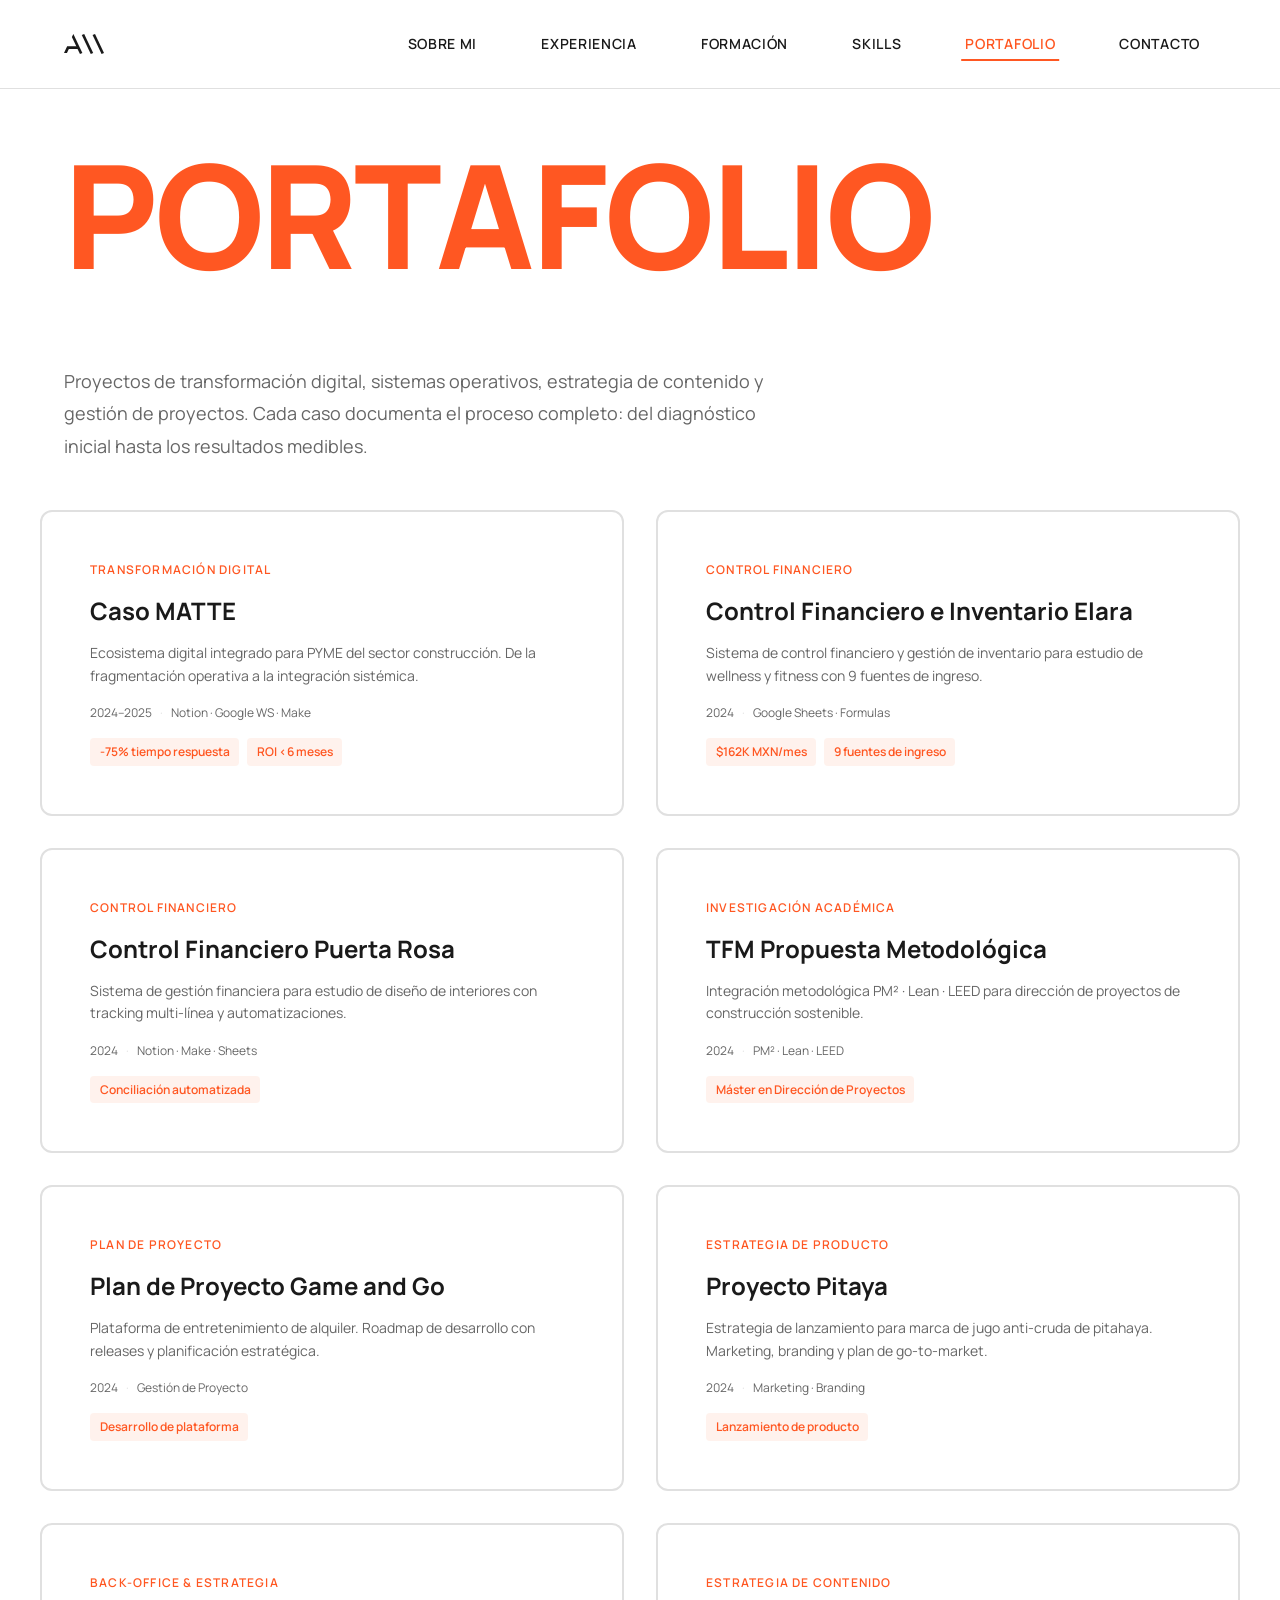
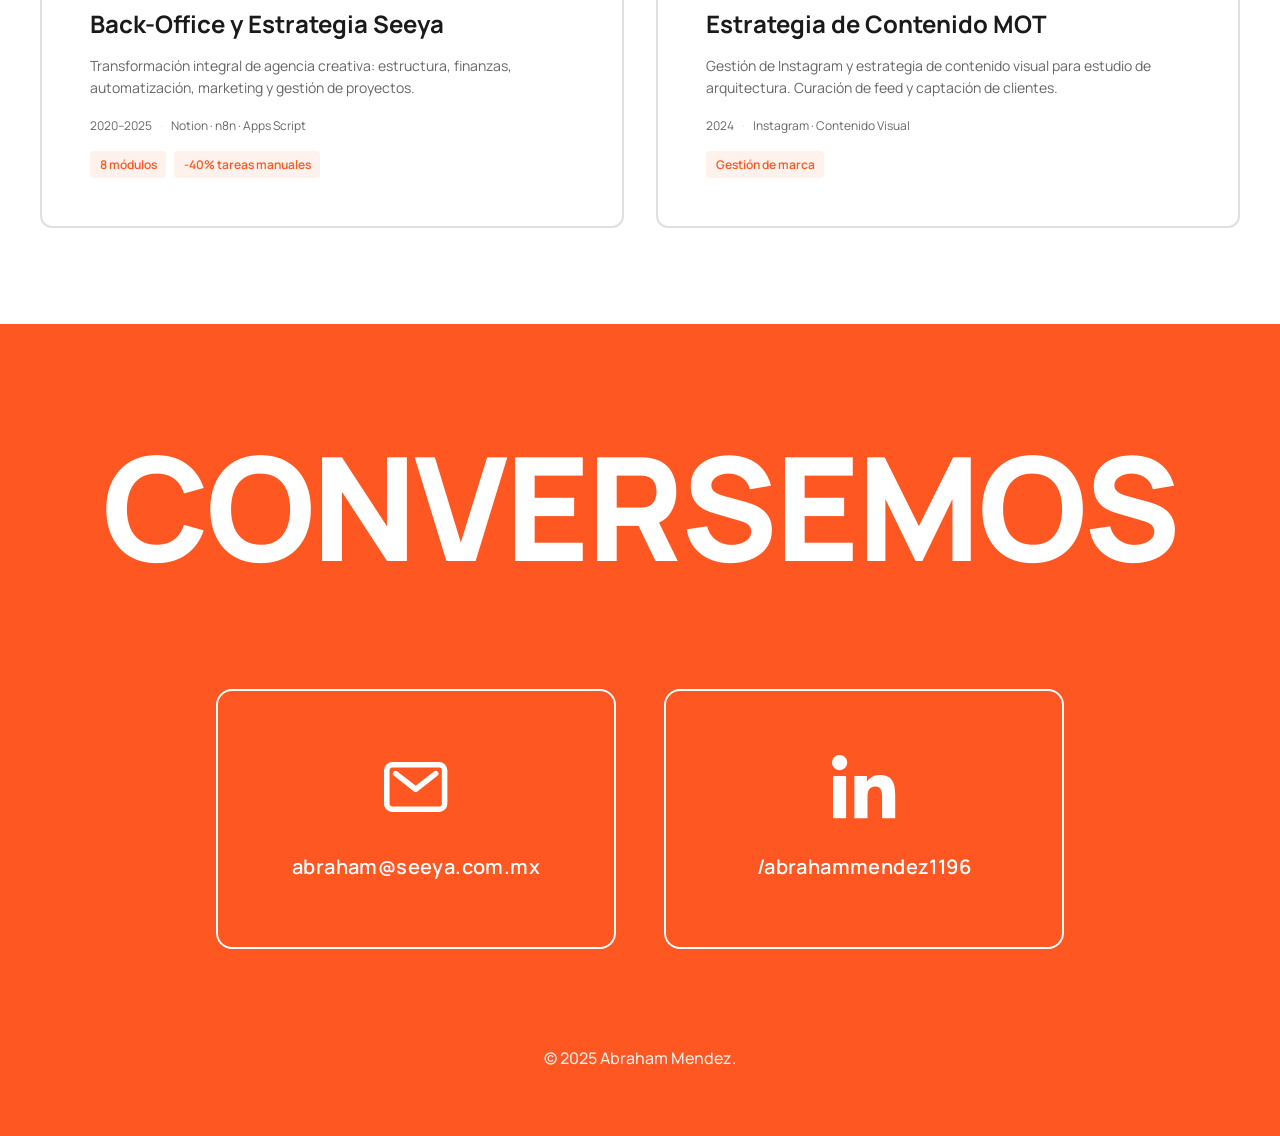
<file: portafolio.html>
<!DOCTYPE html>
<html lang="es">

<head>
    <meta charset="UTF-8">
    <meta name="viewport" content="width=device-width, initial-scale=1.0">
    <meta name="description"
        content="Abraham Mendez - Portafolio de proyectos de transformación digital, gestión estratégica e innovación">
    <title>Portafolio | Abraham Mendez</title>

    <!-- Google Fonts -->
    <link rel="preconnect" href="https://fonts.googleapis.com">
    <link rel="preconnect" href="https://fonts.gstatic.com" crossorigin>
    <link href="https://fonts.googleapis.com/css2?family=Manrope:wght@300;400;500;600;700;800&display=swap"
        rel="stylesheet">

    <!-- Styles -->
    <link rel="stylesheet" href="./css/main.css">
</head>

<body>
    <!-- Header / Navigation -->
    <div class="nav-overlay"></div>
    <header class="header">
        <nav class="nav">

            <a href="./index.html" class="logo" aria-label="Home">
                <svg class="logo-icon" width="40" height="40" viewBox="0 0 93 47" fill="none">
                    <path d="M42.7338 44.4025L37.1078 47L18.2879 7.05088L21.8213 0.0175514L42.7338 44.4025Z"
                        fill="currentColor" />
                    <path d="M46.9455 0.00286987L41.3203 2.59875L62.2406 47.0002L67.8658 44.4043L46.9455 0.00286987Z"
                        fill="currentColor" />
                    <path d="M72.0826 0.00193908L66.4573 2.59782L87.3776 46.9992L93.0028 44.4034L72.0826 0.00193908Z"
                        fill="currentColor" />
                    <path d="M33.4369 28.866V35.0087H11.2786L6.84964 44.4025H0L7.32402 28.866H33.4369Z"
                        fill="currentColor" />
                </svg>
            </a>

            <button class="hamburger" aria-label="Toggle menu" aria-expanded="false">
                <span class="hamburger-line"></span>
                <span class="hamburger-line"></span>
                <span class="hamburger-line"></span>
            </button>

            <ul class="nav-menu">
                <li><a href="./index.html#sobre-mi">SOBRE MI</a></li>
                <li><a href="./index.html#experiencia">EXPERIENCIA</a></li>
                <li><a href="./index.html#formacion">FORMACIÓN</a></li>
                <li><a href="./index.html#skills">SKILLS</a></li>
                <li><a href="./portafolio.html" class="active">PORTAFOLIO</a></li>
                <li><a href="./index.html#contacto">CONTACTO</a></li>
            </ul>
        </nav>
    </header>

    <main>
        <div class="custom-cursor"></div>

        <!-- Portfolio Header -->
        <section class="portfolio-header">
            <h1 class="section-title">PORTAFOLIO</h1>
            <p class="portfolio-intro">Proyectos de transformación digital, sistemas operativos, estrategia de
                contenido y gestión de proyectos. Cada caso documenta el proceso completo: del diagnóstico inicial
                hasta los resultados medibles.</p>
        </section>

        <!-- Portfolio Grid -->
        <section class="portfolio-grid-section">
            <div class="portfolio-grid">

                <a href="./proyectos/caso-matte.html" class="portfolio-card scroll-reveal">
                    <div class="portfolio-card-tag">Transformación Digital</div>
                    <h3 class="portfolio-card-title">Caso MATTE</h3>
                    <p class="portfolio-card-description">Ecosistema digital integrado para PYME del sector
                        construcción. De la fragmentación operativa a la integración sistémica.</p>
                    <div class="portfolio-card-meta">
                        <span class="meta-item">2024–2025</span>
                        <span class="meta-separator">·</span>
                        <span class="meta-item">Notion · Google WS · Make</span>
                    </div>
                    <div class="portfolio-card-kpi">
                        <span class="kpi-tag">-75% tiempo respuesta</span>
                        <span class="kpi-tag">ROI &lt;6 meses</span>
                    </div>
                </a>

                <a href="./proyectos/control-financiero-elara.html" class="portfolio-card scroll-reveal">
                    <div class="portfolio-card-tag">Control Financiero</div>
                    <h3 class="portfolio-card-title">Control Financiero e Inventario Elara</h3>
                    <p class="portfolio-card-description">Sistema de control financiero y gestión de inventario para
                        estudio de wellness y fitness con 9 fuentes de ingreso.</p>
                    <div class="portfolio-card-meta">
                        <span class="meta-item">2024</span>
                        <span class="meta-separator">·</span>
                        <span class="meta-item">Google Sheets · Formulas</span>
                    </div>
                    <div class="portfolio-card-kpi">
                        <span class="kpi-tag">$162K MXN/mes</span>
                        <span class="kpi-tag">9 fuentes de ingreso</span>
                    </div>
                </a>

                <a href="./proyectos/control-financiero-puerta-rosa.html" class="portfolio-card scroll-reveal">
                    <div class="portfolio-card-tag">Control Financiero</div>
                    <h3 class="portfolio-card-title">Control Financiero Puerta Rosa</h3>
                    <p class="portfolio-card-description">Sistema de gestión financiera para estudio de diseño de
                        interiores con tracking multi-línea y automatizaciones.</p>
                    <div class="portfolio-card-meta">
                        <span class="meta-item">2024</span>
                        <span class="meta-separator">·</span>
                        <span class="meta-item">Notion · Make · Sheets</span>
                    </div>
                    <div class="portfolio-card-kpi">
                        <span class="kpi-tag">Conciliación automatizada</span>
                    </div>
                </a>

                <a href="./proyectos/tfm-propuesta-metodologica.html" class="portfolio-card scroll-reveal">
                    <div class="portfolio-card-tag">Investigación Académica</div>
                    <h3 class="portfolio-card-title">TFM Propuesta Metodológica</h3>
                    <p class="portfolio-card-description">Integración metodológica PM² · Lean · LEED para dirección
                        de proyectos de construcción sostenible.</p>
                    <div class="portfolio-card-meta">
                        <span class="meta-item">2024</span>
                        <span class="meta-separator">·</span>
                        <span class="meta-item">PM² · Lean · LEED</span>
                    </div>
                    <div class="portfolio-card-kpi">
                        <span class="kpi-tag">Máster en Dirección de Proyectos</span>
                    </div>
                </a>

                <a href="./proyectos/game-and-go.html" class="portfolio-card scroll-reveal">
                    <div class="portfolio-card-tag">Plan de Proyecto</div>
                    <h3 class="portfolio-card-title">Plan de Proyecto Game and Go</h3>
                    <p class="portfolio-card-description">Plataforma de entretenimiento de alquiler. Roadmap de
                        desarrollo con releases y planificación estratégica.</p>
                    <div class="portfolio-card-meta">
                        <span class="meta-item">2024</span>
                        <span class="meta-separator">·</span>
                        <span class="meta-item">Gestión de Proyecto</span>
                    </div>
                    <div class="portfolio-card-kpi">
                        <span class="kpi-tag">Desarrollo de plataforma</span>
                    </div>
                </a>

                <a href="./proyectos/proyecto-pitaya.html" class="portfolio-card scroll-reveal">
                    <div class="portfolio-card-tag">Estrategia de Producto</div>
                    <h3 class="portfolio-card-title">Proyecto Pitaya</h3>
                    <p class="portfolio-card-description">Estrategia de lanzamiento para marca de jugo anti-cruda de
                        pitahaya. Marketing, branding y plan de go-to-market.</p>
                    <div class="portfolio-card-meta">
                        <span class="meta-item">2024</span>
                        <span class="meta-separator">·</span>
                        <span class="meta-item">Marketing · Branding</span>
                    </div>
                    <div class="portfolio-card-kpi">
                        <span class="kpi-tag">Lanzamiento de producto</span>
                    </div>
                </a>

                <a href="./proyectos/backoffice-seeya.html" class="portfolio-card scroll-reveal">
                    <div class="portfolio-card-tag">Back-Office & Estrategia</div>
                    <h3 class="portfolio-card-title">Back-Office y Estrategia Seeya</h3>
                    <p class="portfolio-card-description">Transformación integral de agencia creativa: estructura,
                        finanzas, automatización, marketing y gestión de proyectos.</p>
                    <div class="portfolio-card-meta">
                        <span class="meta-item">2020–2025</span>
                        <span class="meta-separator">·</span>
                        <span class="meta-item">Notion · n8n · Apps Script</span>
                    </div>
                    <div class="portfolio-card-kpi">
                        <span class="kpi-tag">8 módulos</span>
                        <span class="kpi-tag">-40% tareas manuales</span>
                    </div>
                </a>

                <a href="./proyectos/estrategia-mot.html" class="portfolio-card scroll-reveal">
                    <div class="portfolio-card-tag">Estrategia de Contenido</div>
                    <h3 class="portfolio-card-title">Estrategia de Contenido MOT</h3>
                    <p class="portfolio-card-description">Gestión de Instagram y estrategia de contenido visual para
                        estudio de arquitectura. Curación de feed y captación de clientes.</p>
                    <div class="portfolio-card-meta">
                        <span class="meta-item">2024</span>
                        <span class="meta-separator">·</span>
                        <span class="meta-item">Instagram · Contenido Visual</span>
                    </div>
                    <div class="portfolio-card-kpi">
                        <span class="kpi-tag">Gestión de marca</span>
                    </div>
                </a>

            </div>
        </section>
    </main>

    <!-- Footer / Contact Section -->
    <footer class="footer" id="contacto">
        <div class="contact-content">
            <h2 class="contact-title">CONVERSEMOS</h2>

            <div class="contact-buttons">
                <a href="mailto:abraham@seeya.com.mx" class="contact-button">
                    <svg class="button-icon" width="78" height="61" viewBox="0 0 78 61" fill="none">
                        <path
                            d="M14.2268 14.2271L38.6155 33.1962L63.0043 14.2271M10.162 3.3877L67.0691 3.3877C70.8106 3.3877 73.8437 6.42081 73.8437 10.1623L73.8437 50.8103C73.8437 54.5518 70.8106 57.5849 67.0691 57.5849L10.162 57.5849C6.42044 57.5849 3.38733 54.5518 3.38733 50.8103L3.38733 10.1623C3.38733 6.42081 6.42044 3.3877 10.162 3.3877Z"
                            stroke="currentColor" stroke-width="6.77465" stroke-linecap="round"
                            stroke-linejoin="round" />
                    </svg>
                    <span class="button-text">abraham@seeya.com.mx</span>
                </a>

                <a href="https://www.linkedin.com/in/abrahamendez" class="contact-button" target="_blank"
                    rel="noopener noreferrer">
                    <svg class="button-icon" width="63" height="63" viewBox="0 0 63 63" fill="none">
                        <path
                            d="M62.2299 62.2291V39.4356C62.2299 28.2197 59.8179 19.6973 46.7528 19.6973C40.4413 19.6973 36.2605 23.1143 34.5319 26.3705H34.3711V20.7023H22.0296V62.2291H34.9339V41.6064C34.9339 36.1794 35.9389 30.9533 42.6122 30.9533C49.205 30.9533 49.2854 37.104 49.2854 41.928V62.1487H62.1897L62.2299 62.2291Z"
                            fill="currentColor" />
                        <path d="M1.00526 20.7041H13.9095V62.231H1.00526V20.7041Z" fill="currentColor" />
                        <path
                            d="M7.47724 0C3.33662 0 0 3.33662 0 7.47724C0 11.6179 3.33662 15.0349 7.47724 15.0349C11.6179 15.0349 14.9545 11.6179 14.9545 7.47724C14.9545 3.33662 11.5777 0 7.47724 0Z"
                            fill="currentColor" />
                    </svg>
                    <span class="button-text">/abrahammendez1196</span>
                </a>
            </div>

            <p class="copyright">&copy; 2025 Abraham Mendez.</p>
        </div>
    </footer>

    <!-- Scripts -->
    <script src="./script/script.js"></script>
</body>

</html>
</file>
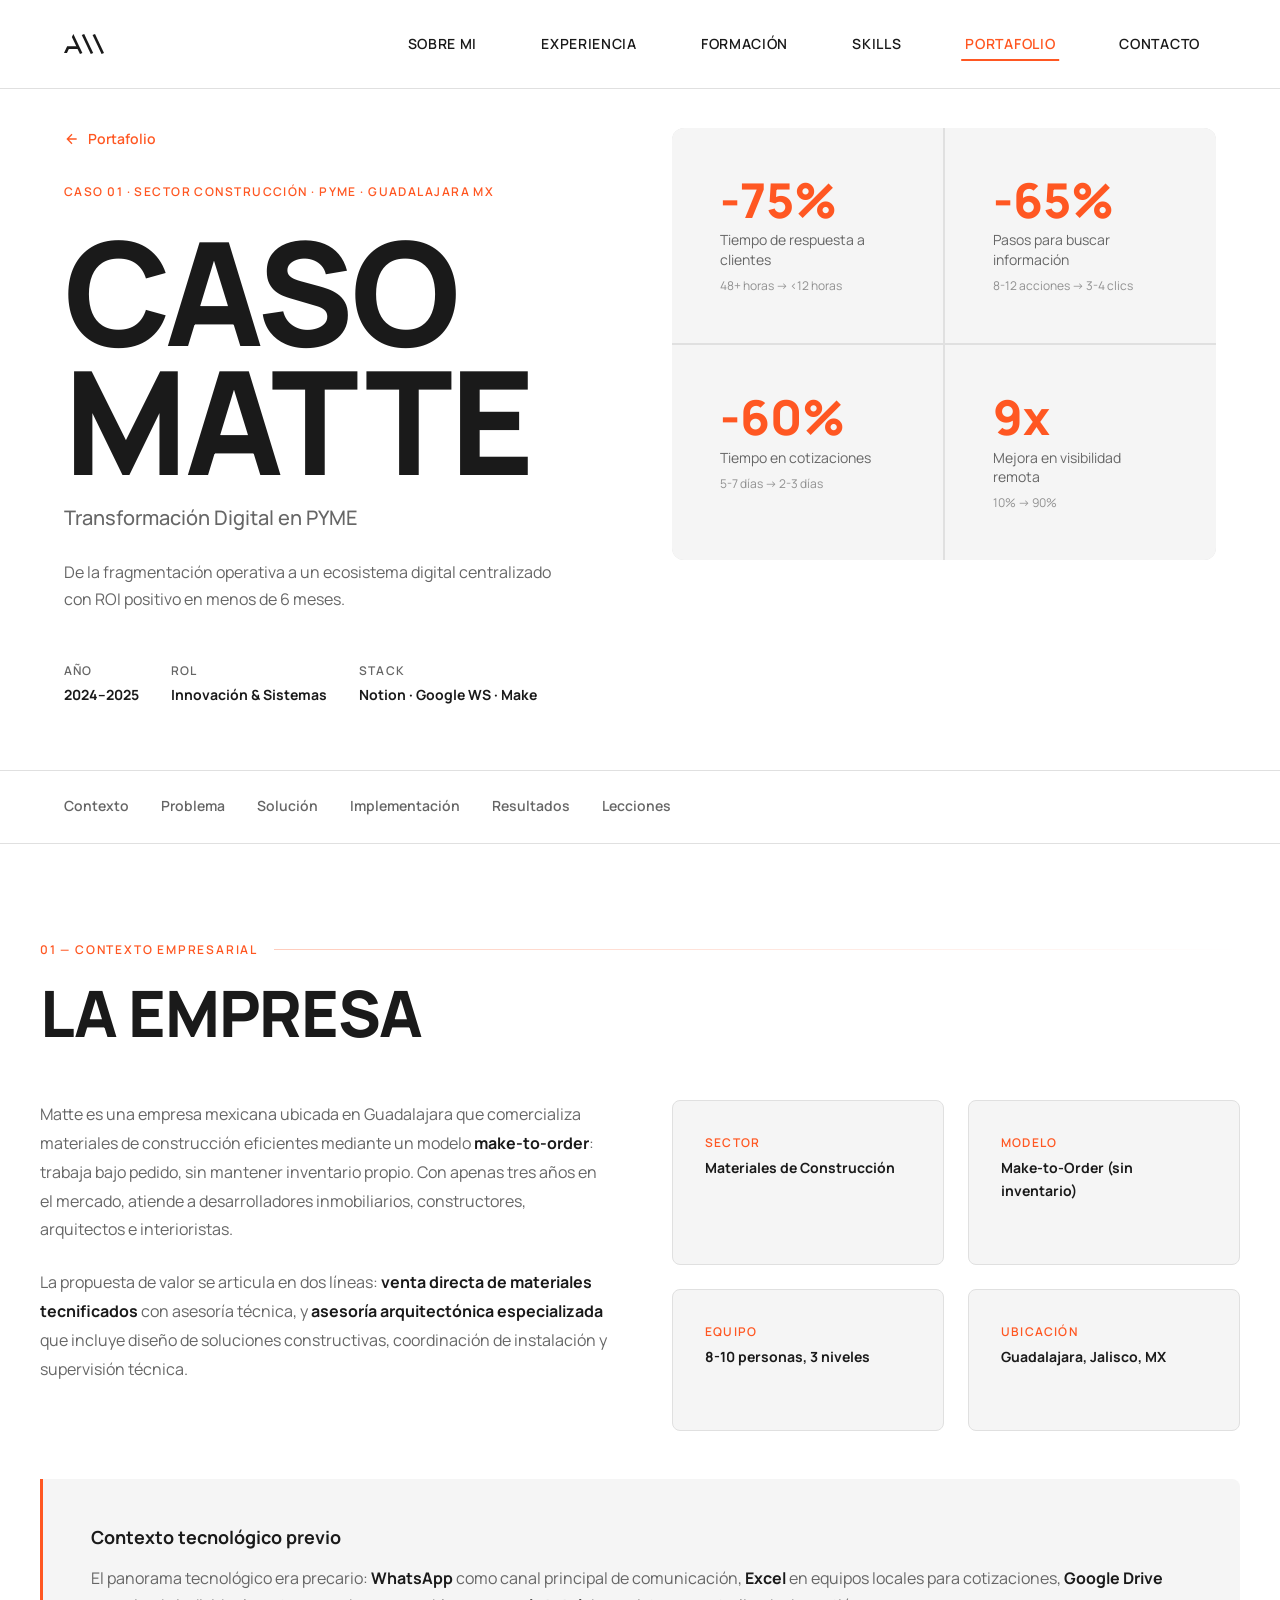
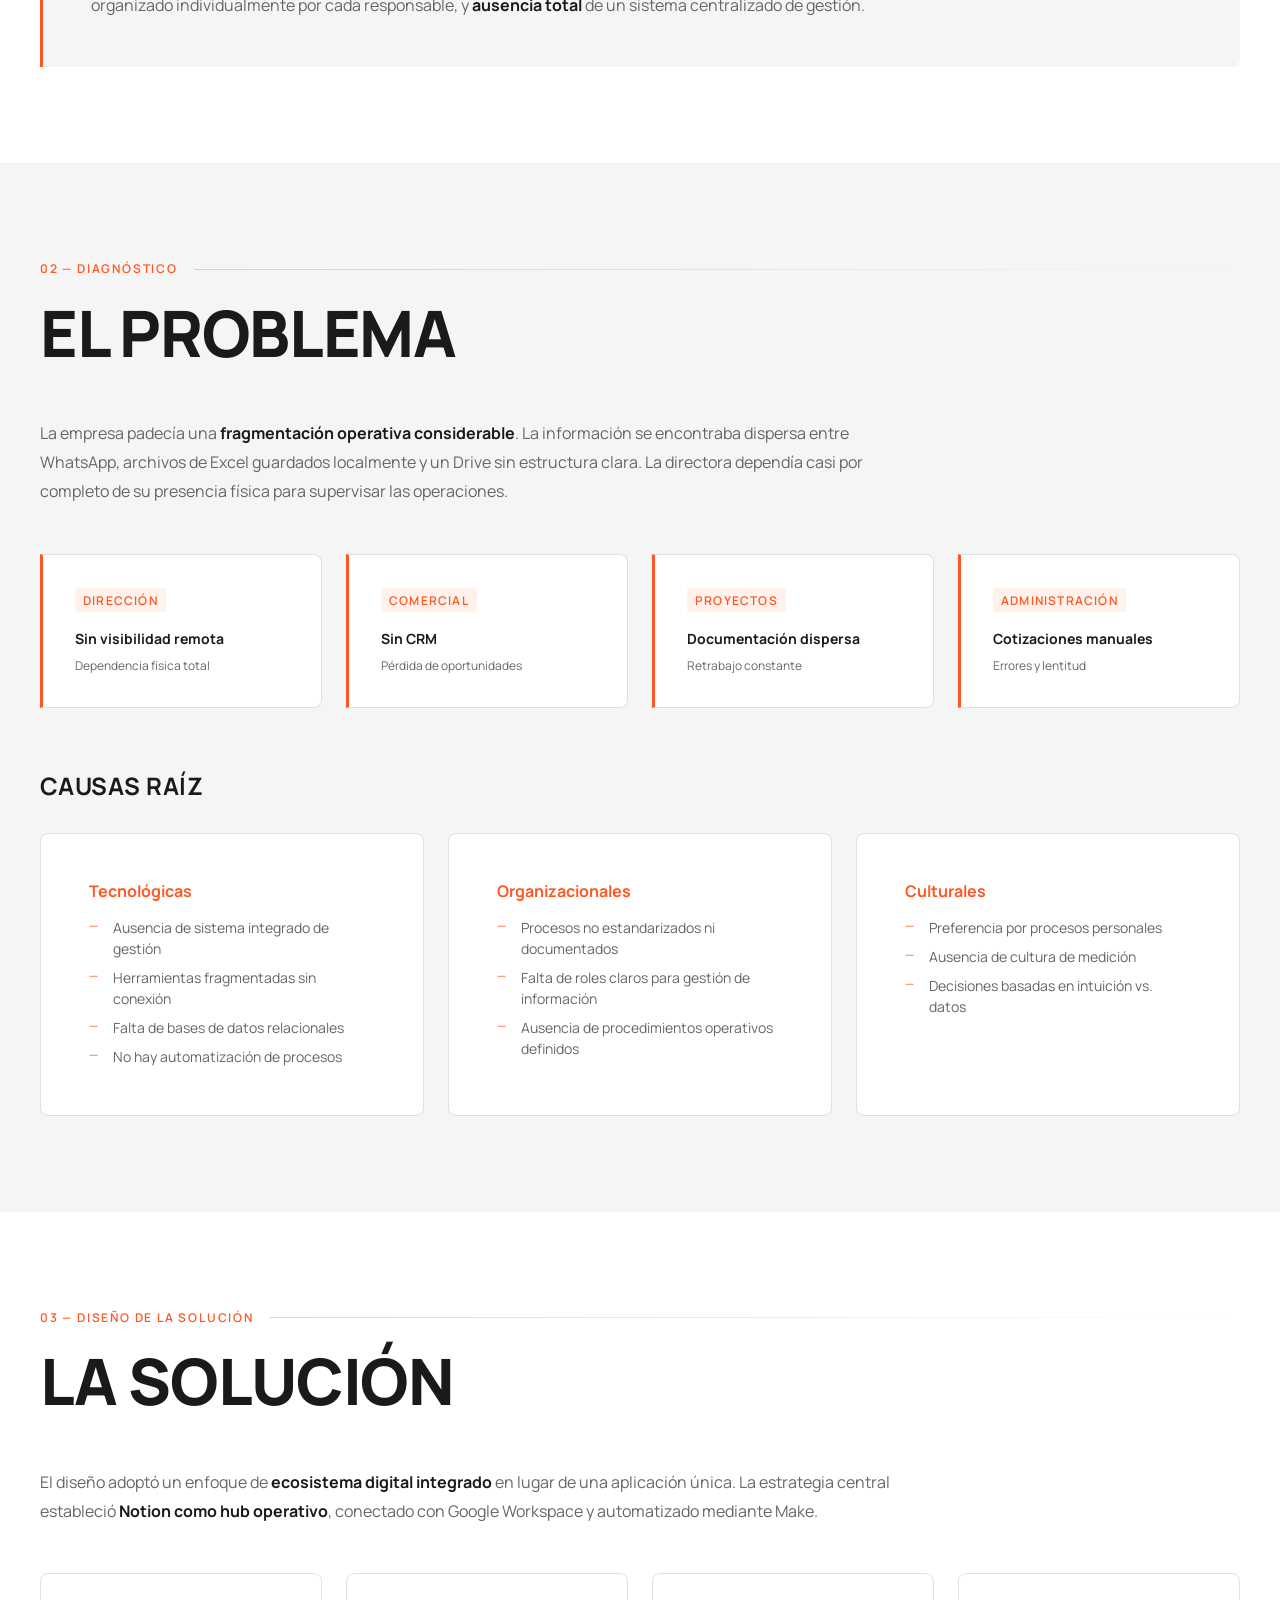
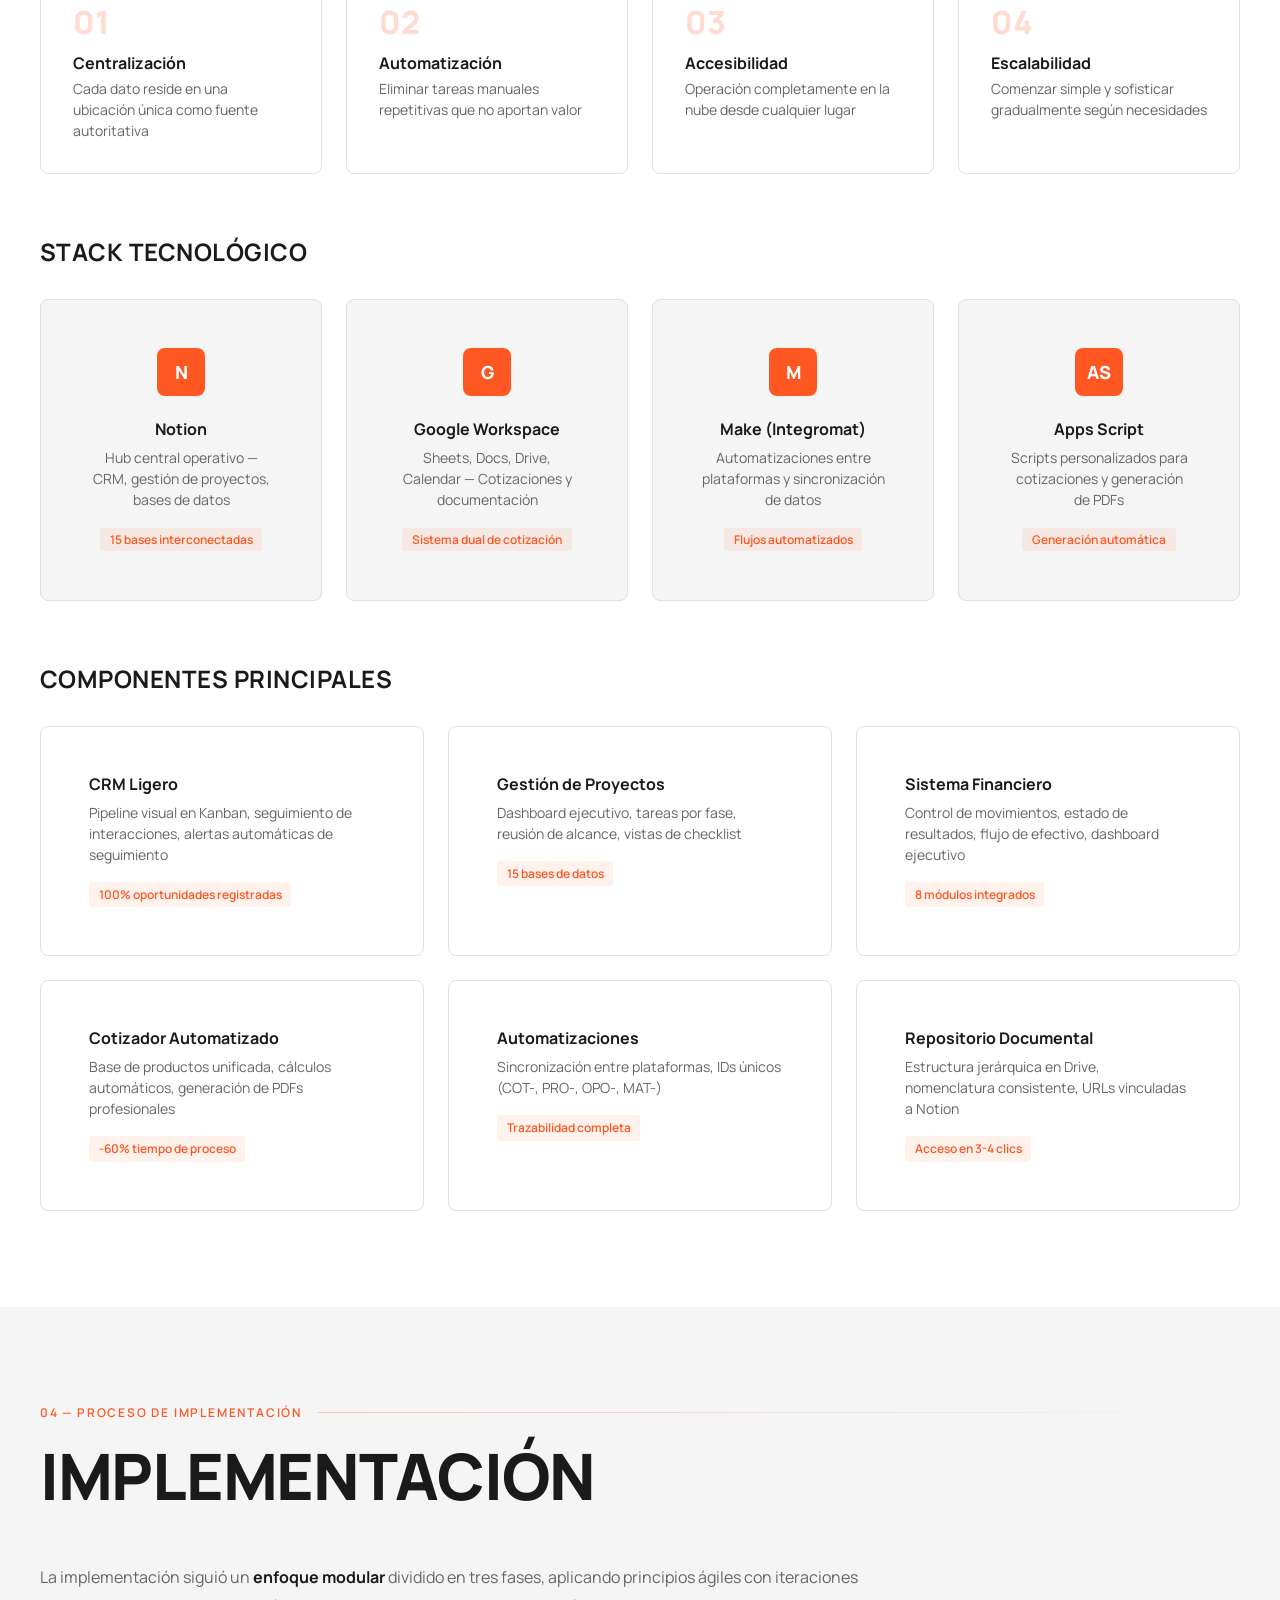
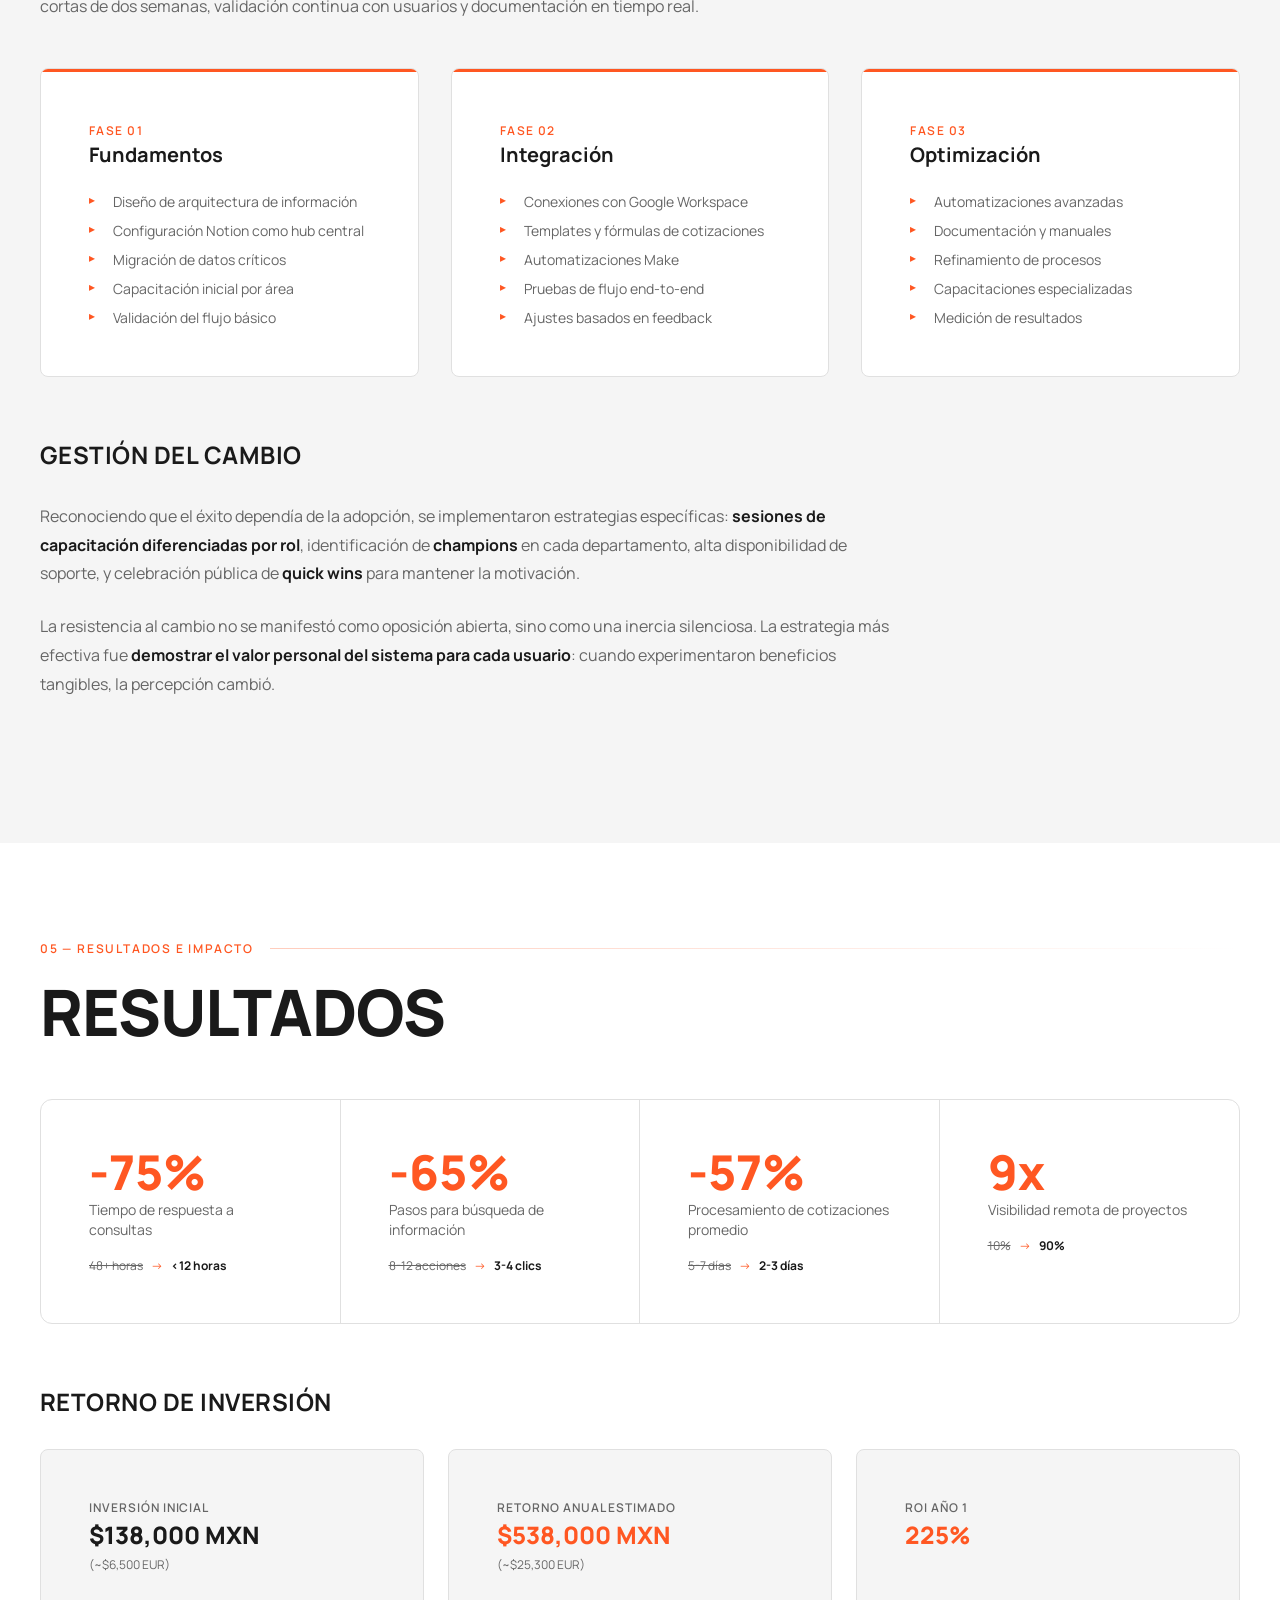
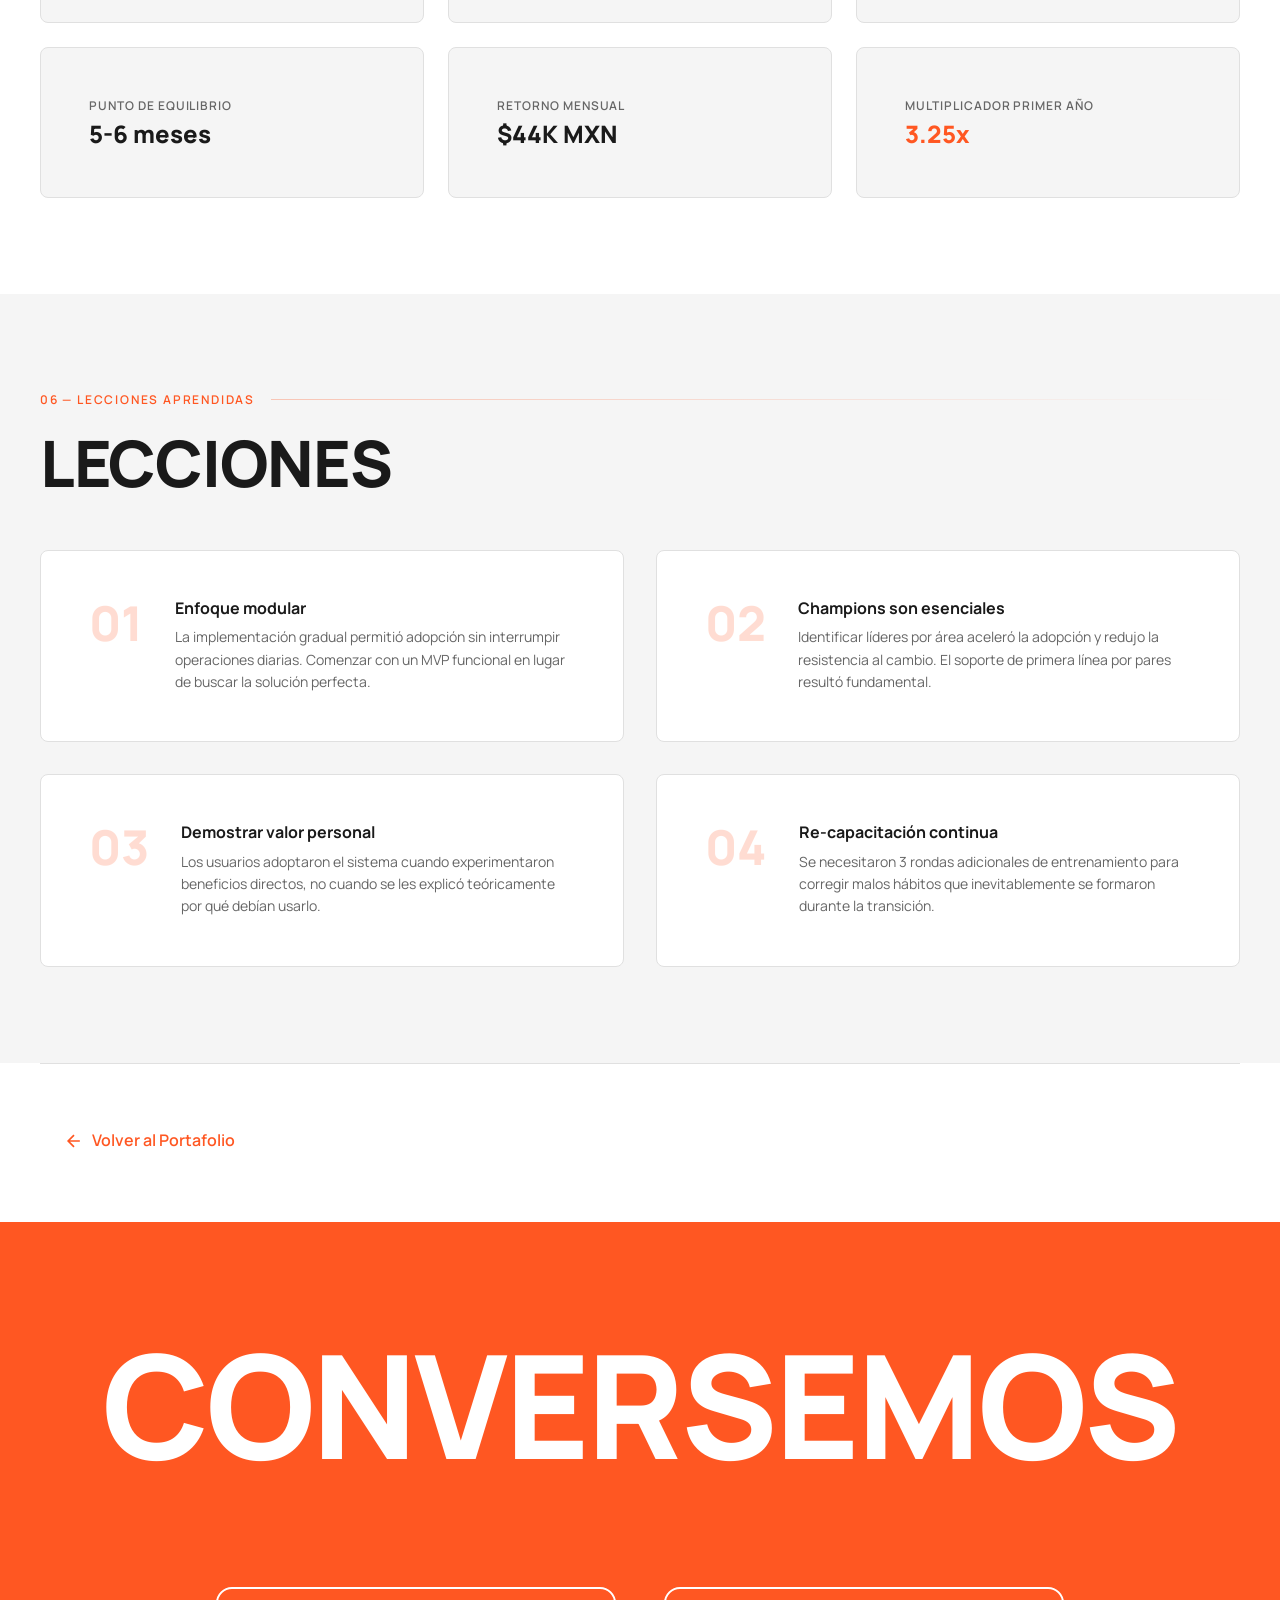
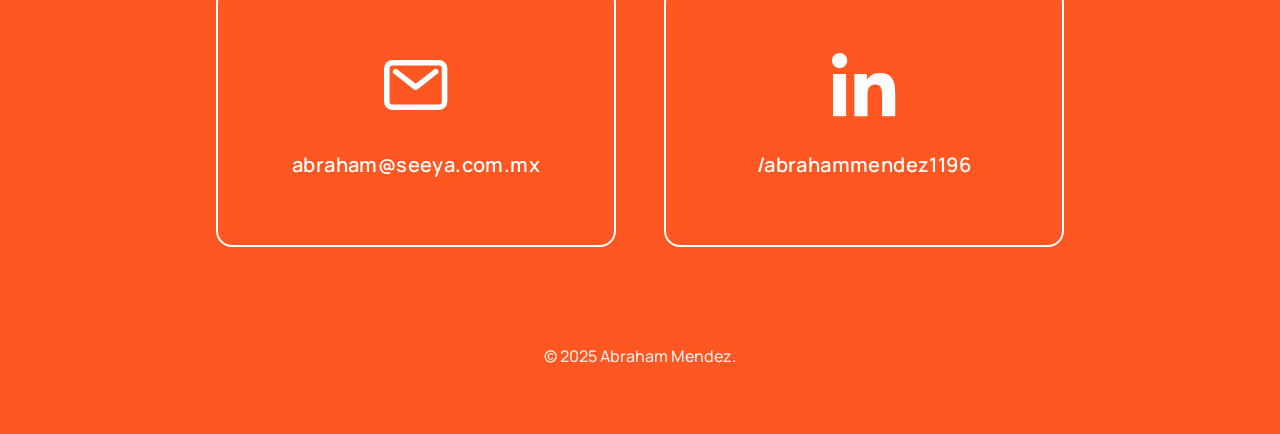
<file: proyectos/caso-matte.html>
<!DOCTYPE html>
<html lang="es">

<head>
    <meta charset="UTF-8">
    <meta name="viewport" content="width=device-width, initial-scale=1.0">
    <meta name="description"
        content="Caso MATTE — Transformación digital integral de una PYME del sector construcción">
    <title>Caso MATTE | Abraham Mendez</title>

    <!-- Google Fonts -->
    <link rel="preconnect" href="https://fonts.googleapis.com">
    <link rel="preconnect" href="https://fonts.gstatic.com" crossorigin>
    <link href="https://fonts.googleapis.com/css2?family=Manrope:wght@300;400;500;600;700;800&display=swap"
        rel="stylesheet">

    <!-- Styles -->
    <link rel="stylesheet" href="../css/main.css">
</head>

<body>
    <!-- Header / Navigation -->
    <div class="nav-overlay"></div>
    <header class="header">
        <nav class="nav">

            <a href="../index.html" class="logo" aria-label="Home">
                <svg class="logo-icon" width="40" height="40" viewBox="0 0 93 47" fill="none">
                    <path d="M42.7338 44.4025L37.1078 47L18.2879 7.05088L21.8213 0.0175514L42.7338 44.4025Z"
                        fill="currentColor" />
                    <path d="M46.9455 0.00286987L41.3203 2.59875L62.2406 47.0002L67.8658 44.4043L46.9455 0.00286987Z"
                        fill="currentColor" />
                    <path d="M72.0826 0.00193908L66.4573 2.59782L87.3776 46.9992L93.0028 44.4034L72.0826 0.00193908Z"
                        fill="currentColor" />
                    <path d="M33.4369 28.866V35.0087H11.2786L6.84964 44.4025H0L7.32402 28.866H33.4369Z"
                        fill="currentColor" />
                </svg>
            </a>

            <button class="hamburger" aria-label="Toggle menu" aria-expanded="false">
                <span class="hamburger-line"></span>
                <span class="hamburger-line"></span>
                <span class="hamburger-line"></span>
            </button>

            <ul class="nav-menu">
                <li><a href="../index.html#sobre-mi">SOBRE MI</a></li>
                <li><a href="../index.html#experiencia">EXPERIENCIA</a></li>
                <li><a href="../index.html#formacion">FORMACIÓN</a></li>
                <li><a href="../index.html#skills">SKILLS</a></li>
                <li><a href="../portafolio.html" class="active">PORTAFOLIO</a></li>
                <li><a href="../index.html#contacto">CONTACTO</a></li>
            </ul>
        </nav>
    </header>

    <main>
        <div class="custom-cursor"></div>

        <!-- Project Hero -->
        <section class="project-hero">
            <div class="project-hero-content">
                <a href="../portafolio.html" class="project-breadcrumb">
                    <svg width="16" height="16" viewBox="0 0 24 24" fill="none" stroke="currentColor" stroke-width="2">
                        <path d="M19 12H5M12 19l-7-7 7-7" />
                    </svg>
                    Portafolio
                </a>
                <div class="project-hero-eyebrow">Caso 01 · Sector Construcción · PYME · Guadalajara MX</div>
                <h1 class="project-hero-title">CASO MATTE</h1>
                <p class="project-hero-subtitle">Transformación Digital en PYME</p>
                <p class="project-hero-description">De la fragmentación operativa a un ecosistema digital
                    centralizado con ROI positivo en menos de 6 meses.</p>
                <div class="project-hero-meta">
                    <div class="meta-block">
                        <span class="meta-label">Año</span>
                        <span class="meta-value">2024–2025</span>
                    </div>
                    <div class="meta-block">
                        <span class="meta-label">Rol</span>
                        <span class="meta-value">Innovación & Sistemas</span>
                    </div>
                    <div class="meta-block">
                        <span class="meta-label">Stack</span>
                        <span class="meta-value">Notion · Google WS · Make</span>
                    </div>
                </div>
            </div>

            <div class="project-hero-kpis">
                <div class="hero-kpi-item">
                    <span class="hero-kpi-value">-75%</span>
                    <span class="hero-kpi-label">Tiempo de respuesta a clientes</span>
                    <span class="hero-kpi-before">48+ horas &rarr; &lt;12 horas</span>
                </div>
                <div class="hero-kpi-item">
                    <span class="hero-kpi-value">-65%</span>
                    <span class="hero-kpi-label">Pasos para buscar información</span>
                    <span class="hero-kpi-before">8-12 acciones &rarr; 3-4 clics</span>
                </div>
                <div class="hero-kpi-item">
                    <span class="hero-kpi-value">-60%</span>
                    <span class="hero-kpi-label">Tiempo en cotizaciones</span>
                    <span class="hero-kpi-before">5-7 días &rarr; 2-3 días</span>
                </div>
                <div class="hero-kpi-item">
                    <span class="hero-kpi-value">9x</span>
                    <span class="hero-kpi-label">Mejora en visibilidad remota</span>
                    <span class="hero-kpi-before">10% &rarr; 90%</span>
                </div>
            </div>
        </section>

        <!-- In-page Navigation -->
        <nav class="project-nav">
            <div class="project-nav-inner">
                <a href="#contexto">Contexto</a>
                <a href="#problema">Problema</a>
                <a href="#solucion">Solución</a>
                <a href="#implementacion">Implementación</a>
                <a href="#resultados">Resultados</a>
                <a href="#lecciones">Lecciones</a>
            </div>
        </nav>

        <!-- Contexto Section -->
        <section class="project-section" id="contexto">
            <div class="project-container">
                <div class="project-section-label">01 — Contexto Empresarial</div>
                <h2 class="project-section-title">La Empresa</h2>

                <div class="project-two-col">
                    <div class="project-text-block">
                        <p>Matte es una empresa mexicana ubicada en Guadalajara que comercializa materiales de
                            construcción eficientes mediante un modelo <strong>make-to-order</strong>: trabaja bajo
                            pedido, sin mantener inventario propio. Con apenas tres años en el mercado, atiende a
                            desarrolladores inmobiliarios, constructores, arquitectos e interioristas.</p>
                        <p>La propuesta de valor se articula en dos líneas: <strong>venta directa de materiales
                                tecnificados</strong> con asesoría técnica, y <strong>asesoría arquitectónica
                                especializada</strong> que incluye diseño de soluciones constructivas, coordinación de
                            instalación y supervisión técnica.</p>
                    </div>
                    <div class="project-info-cards">
                        <div class="info-card">
                            <span class="info-card-label">Sector</span>
                            <span class="info-card-value">Materiales de Construcción</span>
                        </div>
                        <div class="info-card">
                            <span class="info-card-label">Modelo</span>
                            <span class="info-card-value">Make-to-Order (sin inventario)</span>
                        </div>
                        <div class="info-card">
                            <span class="info-card-label">Equipo</span>
                            <span class="info-card-value">8-10 personas, 3 niveles</span>
                        </div>
                        <div class="info-card">
                            <span class="info-card-label">Ubicación</span>
                            <span class="info-card-value">Guadalajara, Jalisco, MX</span>
                        </div>
                    </div>
                </div>

                <div class="project-context-tech">
                    <h3>Contexto tecnológico previo</h3>
                    <p>El panorama tecnológico era precario: <strong>WhatsApp</strong> como canal principal de
                        comunicación, <strong>Excel</strong> en equipos locales para cotizaciones,
                        <strong>Google Drive</strong> organizado individualmente por cada responsable, y
                        <strong>ausencia total</strong> de un sistema centralizado de gestión.
                    </p>
                </div>
            </div>
        </section>

        <!-- Problema Section -->
        <section class="project-section project-section--alt" id="problema">
            <div class="project-container">
                <div class="project-section-label">02 — Diagnóstico</div>
                <h2 class="project-section-title">El Problema</h2>

                <div class="project-text-block project-text-block--wide">
                    <p>La empresa padecía una <strong>fragmentación operativa considerable</strong>. La información se
                        encontraba dispersa entre WhatsApp, archivos de Excel guardados localmente y un Drive sin
                        estructura clara. La directora dependía casi por completo de su presencia física para supervisar
                        las operaciones.</p>
                </div>

                <!-- Problems Table -->
                <div class="project-problems-grid">
                    <div class="problem-card scroll-reveal">
                        <div class="problem-area">Dirección</div>
                        <div class="problem-issue">Sin visibilidad remota</div>
                        <div class="problem-consequence">Dependencia física total</div>
                    </div>
                    <div class="problem-card scroll-reveal">
                        <div class="problem-area">Comercial</div>
                        <div class="problem-issue">Sin CRM</div>
                        <div class="problem-consequence">Pérdida de oportunidades</div>
                    </div>
                    <div class="problem-card scroll-reveal">
                        <div class="problem-area">Proyectos</div>
                        <div class="problem-issue">Documentación dispersa</div>
                        <div class="problem-consequence">Retrabajo constante</div>
                    </div>
                    <div class="problem-card scroll-reveal">
                        <div class="problem-area">Administración</div>
                        <div class="problem-issue">Cotizaciones manuales</div>
                        <div class="problem-consequence">Errores y lentitud</div>
                    </div>
                </div>

                <!-- Root Causes -->
                <h3 class="project-subsection-title">Causas Raíz</h3>
                <div class="root-causes-grid">
                    <div class="root-cause-card scroll-reveal">
                        <h4>Tecnológicas</h4>
                        <ul>
                            <li>Ausencia de sistema integrado de gestión</li>
                            <li>Herramientas fragmentadas sin conexión</li>
                            <li>Falta de bases de datos relacionales</li>
                            <li>No hay automatización de procesos</li>
                        </ul>
                    </div>
                    <div class="root-cause-card scroll-reveal">
                        <h4>Organizacionales</h4>
                        <ul>
                            <li>Procesos no estandarizados ni documentados</li>
                            <li>Falta de roles claros para gestión de información</li>
                            <li>Ausencia de procedimientos operativos definidos</li>
                        </ul>
                    </div>
                    <div class="root-cause-card scroll-reveal">
                        <h4>Culturales</h4>
                        <ul>
                            <li>Preferencia por procesos personales</li>
                            <li>Ausencia de cultura de medición</li>
                            <li>Decisiones basadas en intuición vs. datos</li>
                        </ul>
                    </div>
                </div>
            </div>
        </section>

        <!-- Solución Section -->
        <section class="project-section" id="solucion">
            <div class="project-container">
                <div class="project-section-label">03 — Diseño de la Solución</div>
                <h2 class="project-section-title">La Solución</h2>

                <div class="project-text-block project-text-block--wide">
                    <p>El diseño adoptó un enfoque de <strong>ecosistema digital integrado</strong> en lugar de una
                        aplicación única. La estrategia central estableció <strong>Notion como hub operativo</strong>,
                        conectado con Google Workspace y automatizado mediante Make.</p>
                </div>

                <!-- Principles -->
                <div class="principles-grid">
                    <div class="principle-item scroll-reveal">
                        <span class="principle-number">01</span>
                        <h4>Centralización</h4>
                        <p>Cada dato reside en una ubicación única como fuente autoritativa</p>
                    </div>
                    <div class="principle-item scroll-reveal">
                        <span class="principle-number">02</span>
                        <h4>Automatización</h4>
                        <p>Eliminar tareas manuales repetitivas que no aportan valor</p>
                    </div>
                    <div class="principle-item scroll-reveal">
                        <span class="principle-number">03</span>
                        <h4>Accesibilidad</h4>
                        <p>Operación completamente en la nube desde cualquier lugar</p>
                    </div>
                    <div class="principle-item scroll-reveal">
                        <span class="principle-number">04</span>
                        <h4>Escalabilidad</h4>
                        <p>Comenzar simple y sofisticar gradualmente según necesidades</p>
                    </div>
                </div>

                <!-- Stack Tecnológico -->
                <h3 class="project-subsection-title">Stack Tecnológico</h3>
                <div class="stack-grid">
                    <div class="stack-card scroll-reveal">
                        <div class="stack-icon">N</div>
                        <h4>Notion</h4>
                        <p>Hub central operativo — CRM, gestión de proyectos, bases de datos</p>
                        <span class="stack-tag">15 bases interconectadas</span>
                    </div>
                    <div class="stack-card scroll-reveal">
                        <div class="stack-icon">G</div>
                        <h4>Google Workspace</h4>
                        <p>Sheets, Docs, Drive, Calendar — Cotizaciones y documentación</p>
                        <span class="stack-tag">Sistema dual de cotización</span>
                    </div>
                    <div class="stack-card scroll-reveal">
                        <div class="stack-icon">M</div>
                        <h4>Make (Integromat)</h4>
                        <p>Automatizaciones entre plataformas y sincronización de datos</p>
                        <span class="stack-tag">Flujos automatizados</span>
                    </div>
                    <div class="stack-card scroll-reveal">
                        <div class="stack-icon">AS</div>
                        <h4>Apps Script</h4>
                        <p>Scripts personalizados para cotizaciones y generación de PDFs</p>
                        <span class="stack-tag">Generación automática</span>
                    </div>
                </div>

                <!-- Components -->
                <h3 class="project-subsection-title">Componentes Principales</h3>
                <div class="components-grid">
                    <div class="component-card scroll-reveal">
                        <h4>CRM Ligero</h4>
                        <p>Pipeline visual en Kanban, seguimiento de interacciones, alertas automáticas de seguimiento
                        </p>
                        <span class="component-stat">100% oportunidades registradas</span>
                    </div>
                    <div class="component-card scroll-reveal">
                        <h4>Gestión de Proyectos</h4>
                        <p>Dashboard ejecutivo, tareas por fase, reusión de alcance, vistas de checklist</p>
                        <span class="component-stat">15 bases de datos</span>
                    </div>
                    <div class="component-card scroll-reveal">
                        <h4>Sistema Financiero</h4>
                        <p>Control de movimientos, estado de resultados, flujo de efectivo, dashboard ejecutivo</p>
                        <span class="component-stat">8 módulos integrados</span>
                    </div>
                    <div class="component-card scroll-reveal">
                        <h4>Cotizador Automatizado</h4>
                        <p>Base de productos unificada, cálculos automáticos, generación de PDFs profesionales</p>
                        <span class="component-stat">-60% tiempo de proceso</span>
                    </div>
                    <div class="component-card scroll-reveal">
                        <h4>Automatizaciones</h4>
                        <p>Sincronización entre plataformas, IDs únicos (COT-, PRO-, OPO-, MAT-)</p>
                        <span class="component-stat">Trazabilidad completa</span>
                    </div>
                    <div class="component-card scroll-reveal">
                        <h4>Repositorio Documental</h4>
                        <p>Estructura jerárquica en Drive, nomenclatura consistente, URLs vinculadas a Notion</p>
                        <span class="component-stat">Acceso en 3-4 clics</span>
                    </div>
                </div>
            </div>
        </section>

        <!-- Implementación Section -->
        <section class="project-section project-section--alt" id="implementacion">
            <div class="project-container">
                <div class="project-section-label">04 — Proceso de Implementación</div>
                <h2 class="project-section-title">Implementación</h2>

                <div class="project-text-block project-text-block--wide">
                    <p>La implementación siguió un <strong>enfoque modular</strong> dividido en tres fases, aplicando
                        principios ágiles con iteraciones cortas de dos semanas, validación continua con usuarios y
                        documentación en tiempo real.</p>
                </div>

                <!-- Phases -->
                <div class="phases-grid">
                    <div class="phase-card scroll-reveal">
                        <span class="phase-label">Fase 01</span>
                        <h4 class="phase-title">Fundamentos</h4>
                        <ul class="phase-items">
                            <li>Diseño de arquitectura de información</li>
                            <li>Configuración Notion como hub central</li>
                            <li>Migración de datos críticos</li>
                            <li>Capacitación inicial por área</li>
                            <li>Validación del flujo básico</li>
                        </ul>
                    </div>
                    <div class="phase-card scroll-reveal">
                        <span class="phase-label">Fase 02</span>
                        <h4 class="phase-title">Integración</h4>
                        <ul class="phase-items">
                            <li>Conexiones con Google Workspace</li>
                            <li>Templates y fórmulas de cotizaciones</li>
                            <li>Automatizaciones Make</li>
                            <li>Pruebas de flujo end-to-end</li>
                            <li>Ajustes basados en feedback</li>
                        </ul>
                    </div>
                    <div class="phase-card scroll-reveal">
                        <span class="phase-label">Fase 03</span>
                        <h4 class="phase-title">Optimización</h4>
                        <ul class="phase-items">
                            <li>Automatizaciones avanzadas</li>
                            <li>Documentación y manuales</li>
                            <li>Refinamiento de procesos</li>
                            <li>Capacitaciones especializadas</li>
                            <li>Medición de resultados</li>
                        </ul>
                    </div>
                </div>

                <!-- Change Management -->
                <h3 class="project-subsection-title">Gestión del Cambio</h3>
                <div class="project-text-block project-text-block--wide">
                    <p>Reconociendo que el éxito dependía de la adopción, se implementaron estrategias específicas:
                        <strong>sesiones de capacitación diferenciadas por rol</strong>, identificación de
                        <strong>champions</strong> en cada departamento, alta disponibilidad de soporte, y celebración
                        pública de <strong>quick wins</strong> para mantener la motivación.
                    </p>
                    <p>La resistencia al cambio no se manifestó como oposición abierta, sino como una inercia
                        silenciosa. La estrategia más efectiva fue <strong>demostrar el valor personal del sistema para
                            cada usuario</strong>: cuando experimentaron beneficios tangibles, la percepción cambió.
                    </p>
                </div>
            </div>
        </section>

        <!-- Resultados Section -->
        <section class="project-section" id="resultados">
            <div class="project-container">
                <div class="project-section-label">05 — Resultados e Impacto</div>
                <h2 class="project-section-title">Resultados</h2>

                <!-- Metrics Before/After -->
                <div class="results-metrics">
                    <div class="result-metric scroll-reveal">
                        <div class="result-metric-header">
                            <span class="result-change">-75%</span>
                            <span class="result-metric-name">Tiempo de respuesta a consultas</span>
                        </div>
                        <div class="result-comparison">
                            <span class="result-before">48+ horas</span>
                            <span class="result-arrow">&rarr;</span>
                            <span class="result-after">&lt;12 horas</span>
                        </div>
                    </div>
                    <div class="result-metric scroll-reveal">
                        <div class="result-metric-header">
                            <span class="result-change">-65%</span>
                            <span class="result-metric-name">Pasos para búsqueda de información</span>
                        </div>
                        <div class="result-comparison">
                            <span class="result-before">8-12 acciones</span>
                            <span class="result-arrow">&rarr;</span>
                            <span class="result-after">3-4 clics</span>
                        </div>
                    </div>
                    <div class="result-metric scroll-reveal">
                        <div class="result-metric-header">
                            <span class="result-change">-57%</span>
                            <span class="result-metric-name">Procesamiento de cotizaciones promedio</span>
                        </div>
                        <div class="result-comparison">
                            <span class="result-before">5-7 días</span>
                            <span class="result-arrow">&rarr;</span>
                            <span class="result-after">2-3 días</span>
                        </div>
                    </div>
                    <div class="result-metric scroll-reveal">
                        <div class="result-metric-header">
                            <span class="result-change">9x</span>
                            <span class="result-metric-name">Visibilidad remota de proyectos</span>
                        </div>
                        <div class="result-comparison">
                            <span class="result-before">10%</span>
                            <span class="result-arrow">&rarr;</span>
                            <span class="result-after">90%</span>
                        </div>
                    </div>
                </div>

                <!-- ROI -->
                <h3 class="project-subsection-title">Retorno de Inversión</h3>
                <div class="roi-grid">
                    <div class="roi-card scroll-reveal">
                        <span class="roi-label">Inversión Inicial</span>
                        <span class="roi-value">$138,000 MXN</span>
                        <span class="roi-detail">(~$6,500 EUR)</span>
                    </div>
                    <div class="roi-card scroll-reveal">
                        <span class="roi-label">Retorno Anual Estimado</span>
                        <span class="roi-value roi-value--highlight">$538,000 MXN</span>
                        <span class="roi-detail">(~$25,300 EUR)</span>
                    </div>
                    <div class="roi-card scroll-reveal">
                        <span class="roi-label">ROI Año 1</span>
                        <span class="roi-value roi-value--highlight">225%</span>
                    </div>
                    <div class="roi-card scroll-reveal">
                        <span class="roi-label">Punto de Equilibrio</span>
                        <span class="roi-value">5-6 meses</span>
                    </div>
                    <div class="roi-card scroll-reveal">
                        <span class="roi-label">Retorno Mensual</span>
                        <span class="roi-value">$44K MXN</span>
                    </div>
                    <div class="roi-card scroll-reveal">
                        <span class="roi-label">Multiplicador Primer Año</span>
                        <span class="roi-value roi-value--highlight">3.25x</span>
                    </div>
                </div>
            </div>
        </section>

        <!-- Lecciones Section -->
        <section class="project-section project-section--alt" id="lecciones">
            <div class="project-container">
                <div class="project-section-label">06 — Lecciones Aprendidas</div>
                <h2 class="project-section-title">Lecciones</h2>

                <div class="lessons-grid">
                    <div class="lesson-card scroll-reveal">
                        <span class="lesson-number">01</span>
                        <div class="lesson-content">
                            <h4>Enfoque modular</h4>
                            <p>La implementación gradual permitió adopción sin interrumpir operaciones diarias. Comenzar
                                con un MVP funcional en lugar de buscar la solución perfecta.</p>
                        </div>
                    </div>
                    <div class="lesson-card scroll-reveal">
                        <span class="lesson-number">02</span>
                        <div class="lesson-content">
                            <h4>Champions son esenciales</h4>
                            <p>Identificar líderes por área aceleró la adopción y redujo la resistencia al cambio. El
                                soporte de primera línea por pares resultó fundamental.</p>
                        </div>
                    </div>
                    <div class="lesson-card scroll-reveal">
                        <span class="lesson-number">03</span>
                        <div class="lesson-content">
                            <h4>Demostrar valor personal</h4>
                            <p>Los usuarios adoptaron el sistema cuando experimentaron beneficios directos, no cuando se
                                les explicó teóricamente por qué debían usarlo.</p>
                        </div>
                    </div>
                    <div class="lesson-card scroll-reveal">
                        <span class="lesson-number">04</span>
                        <div class="lesson-content">
                            <h4>Re-capacitación continua</h4>
                            <p>Se necesitaron 3 rondas adicionales de entrenamiento para corregir malos hábitos que
                                inevitablemente se formaron durante la transición.</p>
                        </div>
                    </div>
                </div>
            </div>
        </section>

        <!-- Project Footer Nav -->
        <section class="project-footer-nav">
            <a href="../portafolio.html" class="project-back-link">
                <svg width="20" height="20" viewBox="0 0 24 24" fill="none" stroke="currentColor" stroke-width="2">
                    <path d="M19 12H5M12 19l-7-7 7-7" />
                </svg>
                Volver al Portafolio
            </a>
        </section>
    </main>

    <!-- Footer / Contact Section -->
    <footer class="footer" id="contacto">
        <div class="contact-content">
            <h2 class="contact-title">CONVERSEMOS</h2>

            <div class="contact-buttons">
                <a href="mailto:abraham@seeya.com.mx" class="contact-button">
                    <svg class="button-icon" width="78" height="61" viewBox="0 0 78 61" fill="none">
                        <path
                            d="M14.2268 14.2271L38.6155 33.1962L63.0043 14.2271M10.162 3.3877L67.0691 3.3877C70.8106 3.3877 73.8437 6.42081 73.8437 10.1623L73.8437 50.8103C73.8437 54.5518 70.8106 57.5849 67.0691 57.5849L10.162 57.5849C6.42044 57.5849 3.38733 54.5518 3.38733 50.8103L3.38733 10.1623C3.38733 6.42081 6.42044 3.3877 10.162 3.3877Z"
                            stroke="currentColor" stroke-width="6.77465" stroke-linecap="round"
                            stroke-linejoin="round" />
                    </svg>
                    <span class="button-text">abraham@seeya.com.mx</span>
                </a>

                <a href="https://www.linkedin.com/in/abrahamendez" class="contact-button" target="_blank"
                    rel="noopener noreferrer">
                    <svg class="button-icon" width="63" height="63" viewBox="0 0 63 63" fill="none">
                        <path
                            d="M62.2299 62.2291V39.4356C62.2299 28.2197 59.8179 19.6973 46.7528 19.6973C40.4413 19.6973 36.2605 23.1143 34.5319 26.3705H34.3711V20.7023H22.0296V62.2291H34.9339V41.6064C34.9339 36.1794 35.9389 30.9533 42.6122 30.9533C49.205 30.9533 49.2854 37.104 49.2854 41.928V62.1487H62.1897L62.2299 62.2291Z"
                            fill="currentColor" />
                        <path d="M1.00526 20.7041H13.9095V62.231H1.00526V20.7041Z" fill="currentColor" />
                        <path
                            d="M7.47724 0C3.33662 0 0 3.33662 0 7.47724C0 11.6179 3.33662 15.0349 7.47724 15.0349C11.6179 15.0349 14.9545 11.6179 14.9545 7.47724C14.9545 3.33662 11.5777 0 7.47724 0Z"
                            fill="currentColor" />
                    </svg>
                    <span class="button-text">/abrahammendez1196</span>
                </a>
            </div>

            <p class="copyright">&copy; 2025 Abraham Mendez.</p>
        </div>
    </footer>

    <!-- Scripts -->
    <script src="../script/script.js"></script>
</body>

</html>
</file>
<file: css/main.css>
@charset "UTF-8";
*, *::before, *::after {
  box-sizing: border-box;
  margin: 0;
  padding: 0;
}

html {
  -webkit-font-smoothing: antialiased;
  -moz-osx-font-smoothing: grayscale;
  text-rendering: optimizeLegibility;
  scroll-behavior: smooth;
}

body {
  min-height: 100vh;
  line-height: 1.6;
}

img, picture, video, canvas, svg {
  display: block;
  max-width: 100%;
  height: auto;
}

input, button, textarea, select {
  font: inherit;
}

p, h1, h2, h3, h4, h5, h6 {
  overflow-wrap: break-word;
}

a {
  text-decoration: none;
  color: inherit;
}

ul, ol {
  list-style: none;
}

button {
  background: none;
  border: none;
  cursor: pointer;
}

:focus-visible {
  outline: 2px solid var(--color-primary);
  outline-offset: 2px;
}

:root {
  --color-primary: #FF5722;
  --color-primary-dark: #E64A19;
  --color-text: #1A1A1A;
  --color-text-secondary: #666666;
  --color-background: #FFFFFF;
  --color-background-alt: #F5F5F5;
  --color-highlight: #FF5722;
  --color-border: #E0E0E0;
  --font-family: 'Manrope', -apple-system, BlinkMacSystemFont, 'Segoe UI', sans-serif;
  --font-family-basis: "Basis Grotesque Arabic Pro", "Manrope", sans-serif;
  --font-weight-light: 300;
  --font-weight-regular: 400;
  --font-weight-medium: 500;
  --font-weight-semibold: 600;
  --font-weight-bold: 700;
  --font-weight-extrabold: 800;
  --font-size-xs: 0.75rem;
  --font-size-sm: 0.875rem;
  --font-size-base: 1rem;
  --font-size-lg: 1.125rem;
  --font-size-xl: 1.25rem;
  --font-size-2xl: 1.5rem;
  --font-size-3xl: 2rem;
  --font-size-4xl: 3rem;
  --font-size-5xl: 4rem;
  --font-size-6xl: 9rem;
  --spacing-xs: 0.5rem;
  --spacing-sm: 1rem;
  --spacing-md: 1.5rem;
  --spacing-lg: 2rem;
  --spacing-xl: 3rem;
  --spacing-2xl: 4rem;
  --spacing-3xl: 6rem;
  --spacing-4xl: 8rem;
  --max-width: 1200px;
  --container-padding: var(--spacing-md);
  --transition-fast: 150ms ease-in-out;
  --transition-base: 250ms ease-in-out;
  --transition-slow: 350ms ease-in-out;
  --breakpoint-sm: 640px;
  --breakpoint-md: 768px;
  --breakpoint-lg: 1024px;
  --breakpoint-xl: 1280px;
}

@font-face {
  font-family: "Basis Grotesque Arabic Pro";
  src: url("../assets/fonts/BasisGrotesqueArabicPro-Bold.ttf") format("truetype");
  font-weight: bold;
  font-style: normal;
}
@font-face {
  font-family: "Basis Grotesque Arabic Pro";
  src: url("../assets/fonts/BasisGrotesqueArabicPro-Medium.ttf") format("truetype");
  font-weight: normal;
  font-style: normal;
}
body {
  font-family: var(--font-family);
  font-size: var(--font-size-base);
  font-weight: var(--font-weight-regular);
  color: var(--color-text);
  line-height: 1.6;
}

h1, h2, h3, h4, h5, h6 {
  font-weight: var(--font-weight-bold);
  line-height: 1.2;
  color: var(--color-text);
}

h1 {
  font-size: var(--font-size-5xl);
  font-weight: var(--font-weight-extrabold);
}
@media (max-width: 768px) {
  h1 {
    font-size: var(--font-size-4xl);
  }
}
@media (max-width: 480px) {
  h1 {
    font-size: var(--font-size-3xl);
  }
}

h2 {
  font-size: var(--font-size-4xl);
  font-weight: var(--font-weight-extrabold);
}
@media (max-width: 768px) {
  h2 {
    font-size: var(--font-size-3xl);
  }
}
@media (max-width: 480px) {
  h2 {
    font-size: var(--font-size-2xl);
  }
}

h3 {
  font-size: var(--font-size-2xl);
  font-weight: var(--font-weight-bold);
}
@media (max-width: 768px) {
  h3 {
    font-size: var(--font-size-xl);
  }
}

h4 {
  font-size: var(--font-size-xl);
  font-weight: var(--font-weight-semibold);
}

p {
  margin-bottom: var(--spacing-md);
  line-height: 1.7;
}
p:last-child {
  margin-bottom: 0;
}

a {
  transition: color var(--transition-base);
}
a:hover {
  color: var(--color-primary);
}

strong {
  font-weight: var(--font-weight-bold);
  color: var(--color-text);
}

small {
  font-size: var(--font-size-sm);
}

.text-center {
  text-align: center;
}

.text-uppercase {
  text-transform: uppercase;
  letter-spacing: 0.05em;
}

.text-highlight {
  color: var(--color-primary);
}

body {
  background-color: var(--color-background);
  overflow-x: hidden;
}

main {
  position: relative;
}
main section {
  padding: var(--spacing-3xl) var(--spacing-md);
}
@media (max-width: 768px) {
  main section {
    padding: var(--spacing-2xl) var(--spacing-md);
  }
}
@media (max-width: 480px) {
  main section {
    padding: var(--spacing-xl) var(--spacing-sm);
  }
}

.section-title {
  font-size: var(--font-size-6xl);
  font-weight: var(--font-weight-extrabold);
  text-transform: uppercase;
  letter-spacing: -0.02em;
  margin-bottom: var(--spacing-2xl);
  color: var(--color-primary);
}
@media (max-width: 768px) {
  .section-title {
    font-size: var(--font-size-5xl);
    margin-bottom: var(--spacing-xl);
  }
}
@media (max-width: 480px) {
  .section-title {
    font-size: var(--font-size-4xl);
  }
}

.subsection-title {
  font-size: var(--font-size-4xl);
  font-weight: var(--font-weight-bold);
  text-transform: uppercase;
  letter-spacing: 0.05em;
  margin-bottom: var(--spacing-lg);
  color: var(--color-text);
  text-align: center;
}
@media (max-width: 768px) {
  .subsection-title {
    font-size: var(--font-size-3xl);
    margin-bottom: var(--spacing-xl);
  }
}
@media (max-width: 480px) {
  .subsection-title {
    font-size: var(--font-size-3xl);
  }
}

.container {
  max-width: var(--max-width);
  margin: 0 auto;
  padding: 0 var(--container-padding);
}

.highlight {
  color: var(--color-primary);
}

.icon-placeholder {
  display: inline-flex;
  align-items: center;
  justify-content: center;
  width: 48px;
  height: 48px;
  background: var(--color-background-alt);
  border-radius: 8px;
  font-weight: var(--font-weight-bold);
  font-size: var(--font-size-sm);
  color: var(--color-text-secondary);
}

.logo-icon {
  color: var(--color-text);
  transition: color var(--transition-base);
}
.logo-icon:hover {
  color: var(--color-primary);
}

.custom-cursor {
  width: 20px;
  height: 20px;
  border-radius: 50%;
  background: #FF5722;
  position: fixed;
  pointer-events: none;
  z-index: 9999;
  mix-blend-mode: multiply;
  transition: transform 0.15s ease, opacity 0.15s ease;
  transform: translate(-50%, -50%);
  opacity: 0;
}
.custom-cursor.active {
  opacity: 1;
}
.custom-cursor.hover {
  transform: translate(-50%, -50%) scale(1.5);
}

body {
  cursor: none;
}

a, button, .skill-item, .help-card {
  cursor: none;
}

.header {
  position: fixed;
  top: 0;
  left: 0;
  right: 0;
  z-index: 1000;
  background: var(--color-background);
  border-bottom: 1px solid var(--color-border);
  padding: var(--spacing-md) 0;
  transition: all var(--transition-base);
}
@media (max-width: 768px) {
  .header {
    padding: var(--spacing-sm) 0;
  }
}
.header .nav {
  max-width: var(--max-width);
  margin: 0 auto;
  padding: 0 var(--spacing-md);
  display: flex;
  align-items: center;
  justify-content: space-between;
}
@media (max-width: 480px) {
  .header .nav {
    padding: 0 var(--spacing-sm);
  }
}
.header .logo {
  display: flex;
  align-items: center;
  font-weight: var(--font-weight-bold);
  font-size: var(--font-size-xl);
  transition: transform var(--transition-fast);
}
.header .logo:hover {
  transform: scale(1.05);
}

.hero {
  min-height: 100vh;
  display: flex;
  align-items: center;
  padding: var(--spacing-4xl) var(--spacing-md);
  margin-top: 80px;
}
@media (max-width: 768px) {
  .hero {
    padding: var(--spacing-3xl) var(--spacing-md);
    margin-top: 70px;
  }
}
@media (max-width: 480px) {
  .hero {
    padding: var(--spacing-2xl) var(--spacing-sm);
    margin-top: 60px;
  }
}
.hero .hero-content {
  max-width: var(--max-width);
  margin: 0 auto;
  width: 100%;
}
.hero .hero-tagline {
  margin-bottom: var(--spacing-3xl);
  position: relative;
}
@media (max-width: 768px) {
  .hero .hero-tagline {
    margin-bottom: var(--spacing-2xl);
  }
}
.hero .hero-tagline .typewriter-line {
  display: flex;
  align-items: center;
  justify-content: center;
  margin-bottom: var(--spacing-sm);
  position: relative;
  min-height: 70px;
}
@media (max-width: 1024px) {
  .hero .hero-tagline .typewriter-line {
    min-height: 60px;
  }
}
@media (max-width: 768px) {
  .hero .hero-tagline .typewriter-line {
    margin-bottom: var(--spacing-xs);
    min-height: auto;
  }
}
.hero .hero-tagline .typewriter-text {
  font-size: var(--font-size-4xl);
  font-weight: var(--font-weight-medium);
  line-height: 1.2;
  color: var(--color-primary);
  position: relative;
  display: inline;
  opacity: 0;
  text-align: center;
}
.hero .hero-tagline .typewriter-text.typing {
  opacity: 1;
  margin-bottom: 0%;
}
@media (max-width: 1024px) {
  .hero .hero-tagline .typewriter-text {
    font-size: var(--font-size-3xl);
  }
}
@media (max-width: 768px) {
  .hero .hero-tagline .typewriter-text {
    font-size: var(--font-size-2xl);
    line-height: 1.3;
  }
}
@media (max-width: 480px) {
  .hero .hero-tagline .typewriter-text {
    font-size: var(--font-size-xl);
  }
}
.hero .hero-tagline .typewriter-text .word {
  display: inline-block;
  opacity: 0;
  transform: translateY(10px);
  margin-right: 0.3em;
}
.hero .hero-tagline .typewriter-text .word.show {
  animation: fadeIn 0.4s ease forwards;
}
.hero .hero-tagline .typewriter-text .word.highlight {
  font-weight: var(--font-weight-bold);
}
.hero .hero-title {
  margin-bottom: var(--spacing-2xl);
  text-align: left;
}
.hero .hero-title .section-title {
  text-align: left;
  margin-bottom: var(--spacing-sm);
  display: block;
}
.hero .hero-title .hero-subtitle {
  display: block;
  font-size: var(--font-size-2xl);
  font-weight: var(--font-weight-medium);
  color: var(--color-text);
  text-transform: uppercase;
}
@media (max-width: 768px) {
  .hero .hero-title .hero-subtitle {
    font-size: var(--font-size-xl);
  }
}
@media (max-width: 480px) {
  .hero .hero-title .hero-subtitle {
    font-size: var(--font-size-lg);
  }
}
.hero .hero-description {
  max-width: 800px;
  text-align: left;
}
.hero .hero-description p {
  font-size: var(--font-size-lg);
  line-height: 1.8;
  color: var(--color-text);
  margin-bottom: var(--spacing-lg);
}
@media (max-width: 768px) {
  .hero .hero-description p {
    font-size: var(--font-size-base);
  }
}
.hero .hero-description p strong {
  font-weight: var(--font-weight-bold);
  color: var(--color-text);
}

.about-section {
  background: var(--color-background);
  padding: var(--spacing-4xl) var(--spacing-md);
}
@media (max-width: 768px) {
  .about-section {
    padding: var(--spacing-3xl) var(--spacing-md);
  }
}
@media (max-width: 480px) {
  .about-section {
    padding: var(--spacing-2xl) var(--spacing-sm);
  }
}
.about-section .about-container {
  max-width: var(--max-width);
  margin: 0 auto;
}
.about-section .about-header {
  margin-bottom: var(--spacing-3xl);
}
@media (max-width: 768px) {
  .about-section .about-header {
    margin-bottom: var(--spacing-2xl);
  }
}
.about-section .about-header .about-subtitle {
  font-family: var(--font-family-basis);
  font-size: var(--font-size-3xl);
  color: var(--color-primary);
  font-weight: var(--font-weight-medium);
}
@media (max-width: 768px) {
  .about-section .about-header .about-subtitle {
    font-size: var(--font-size-lg);
  }
}
@media (max-width: 480px) {
  .about-section .about-header .about-subtitle {
    font-size: var(--font-size-base);
  }
}
.about-section .about-description {
  max-width: 650px;
}
.about-section .about-description p {
  font-size: var(--font-size-lg);
  line-height: 1.8;
  color: var(--color-text-secondary);
  margin-bottom: var(--spacing-lg);
}
@media (max-width: 768px) {
  .about-section .about-description p {
    font-size: var(--font-size-base);
  }
}
.about-section .about-description p strong {
  font-weight: var(--font-weight-bold);
  color: var(--color-text);
}
.about-section .about-description p:last-child {
  margin-bottom: 0;
}

.help-section {
  position: relative;
  background: var(--color-background);
  padding: var(--spacing-4xl) var(--spacing-md);
}
@media (max-width: 768px) {
  .help-section {
    padding: var(--spacing-3xl) var(--spacing-md);
  }
}
@media (max-width: 480px) {
  .help-section {
    padding: var(--spacing-2xl) var(--spacing-sm);
  }
}
.help-section .help-title {
  font-size: var(--font-size-4xl);
  font-weight: var(--font-weight-extrabold);
  text-transform: uppercase;
  letter-spacing: -0.02em;
  margin-bottom: var(--spacing-3xl);
  color: var(--color-primary);
  text-align: center;
}
@media (max-width: 768px) {
  .help-section .help-title {
    font-size: var(--font-size-3xl);
    margin-bottom: var(--spacing-2xl);
  }
}
@media (max-width: 480px) {
  .help-section .help-title {
    font-size: var(--font-size-2xl);
  }
}
.help-section .help-grid {
  display: grid;
  grid-template-columns: repeat(2, 1fr);
  gap: var(--spacing-xl);
  max-width: var(--max-width);
  margin: 0 auto;
}
@media (max-width: 768px) {
  .help-section .help-grid {
    grid-template-columns: 1fr;
    gap: var(--spacing-lg);
  }
}

.experience-section {
  background: var(--color-background);
}

.education-section {
  background: var(--color-primary);
  color: var(--color-background);
}
.education-section .section-title {
  color: var(--color-background);
}
.education-section .education-content {
  max-width: var(--max-width);
  margin: 0 auto;
  display: grid;
  grid-template-columns: 2fr 1fr;
  gap: var(--spacing-3xl);
}
@media (max-width: 1024px) {
  .education-section .education-content {
    grid-template-columns: 1fr;
    gap: var(--spacing-2xl);
  }
}
.education-section .education-main {
  display: flex;
  flex-direction: column;
  gap: var(--spacing-2xl);
}
.education-section .education-complementary .subsection-title {
  color: var(--color-background);
  margin-bottom: var(--spacing-xl);
}
.education-section .education-complementary {
  display: flex;
  flex-direction: column;
  gap: var(--spacing-lg);
}

.skills-section {
  background: var(--color-background);
}
.skills-section .skills-category {
  max-width: var(--max-width);
  margin: 0 auto;
}
.skills-section .skills-category:not(:last-child) {
  margin-bottom: var(--spacing-4xl);
}
@media (max-width: 768px) {
  .skills-section .skills-category:not(:last-child) {
    margin-bottom: var(--spacing-3xl);
  }
}
.skills-section .skills-grid {
  display: grid;
  grid-template-columns: repeat(auto-fit, minmax(250px, 1fr));
  gap: var(--spacing-lg);
}
@media (max-width: 640px) {
  .skills-section .skills-grid {
    grid-template-columns: 1fr;
  }
}
.skills-section .languages-grid {
  display: grid;
  grid-template-columns: repeat(3, 1fr);
  gap: var(--spacing-xl);
  max-width: 900px;
  margin: 0 auto;
}
@media (max-width: 768px) {
  .skills-section .languages-grid {
    grid-template-columns: 1fr;
    gap: var(--spacing-lg);
  }
}

.footer {
  background: var(--color-primary);
  color: var(--color-background);
  padding: var(--spacing-3xl) var(--spacing-md) var(--spacing-2xl);
}
@media (max-width: 768px) {
  .footer {
    padding: var(--spacing-2xl) var(--spacing-md) var(--spacing-xl);
  }
}
@media (max-width: 480px) {
  .footer {
    padding: var(--spacing-xl) var(--spacing-sm);
  }
}
.footer .contact-content {
  max-width: var(--max-width);
  margin: 0 auto;
  display: flex;
  flex-direction: column;
  align-items: center;
  text-align: center;
}
.footer .contact-title {
  font-size: var(--font-size-6xl);
  font-weight: var(--font-weight-extrabold);
  text-transform: uppercase;
  letter-spacing: -0.02em;
  color: var(--color-background);
  margin-bottom: var(--spacing-3xl);
}
@media (max-width: 1024px) {
  .footer .contact-title {
    font-size: var(--font-size-5xl);
    margin-bottom: var(--spacing-2xl);
  }
}
@media (max-width: 768px) {
  .footer .contact-title {
    font-size: var(--font-size-4xl);
  }
}
@media (max-width: 480px) {
  .footer .contact-title {
    font-size: var(--font-size-3xl);
    margin-bottom: var(--spacing-xl);
  }
}
.footer .contact-buttons {
  display: flex;
  gap: var(--spacing-xl);
  margin-bottom: var(--spacing-3xl);
}
@media (max-width: 1024px) {
  .footer .contact-buttons {
    gap: var(--spacing-lg);
    margin-bottom: var(--spacing-2xl);
  }
}
@media (max-width: 768px) {
  .footer .contact-buttons {
    flex-direction: column;
    width: 100%;
    max-width: 600px;
    gap: var(--spacing-md);
  }
}
.footer .contact-button {
  display: flex;
  flex-direction: column;
  align-items: center;
  justify-content: center;
  gap: var(--spacing-lg);
  padding: var(--spacing-2xl) var(--spacing-xl);
  background: transparent;
  border: 2px solid var(--color-background);
  border-radius: 16px;
  color: var(--color-background);
  transition: all var(--transition-base);
  min-width: 400px;
}
@media (max-width: 1024px) {
  .footer .contact-button {
    min-width: 350px;
    padding: var(--spacing-xl) var(--spacing-lg);
  }
}
@media (max-width: 768px) {
  .footer .contact-button {
    min-width: 100%;
    padding: var(--spacing-lg) var(--spacing-md);
    gap: var(--spacing-md);
  }
}
@media (max-width: 480px) {
  .footer .contact-button {
    padding: var(--spacing-md);
  }
}
.footer .contact-button:hover {
  background: var(--color-background);
  color: var(--color-primary);
  transform: translateY(-4px);
  box-shadow: 0 8px 24px rgba(0, 0, 0, 0.2);
}
@media (max-width: 768px) {
  .footer .contact-button:hover {
    transform: translateY(-2px);
  }
}
.footer .contact-button .button-icon {
  width: 64px;
  height: 64px;
  flex-shrink: 0;
}
@media (max-width: 1024px) {
  .footer .contact-button .button-icon {
    width: 56px;
    height: 56px;
  }
}
@media (max-width: 768px) {
  .footer .contact-button .button-icon {
    width: 48px;
    height: 48px;
  }
}
.footer .contact-button .button-text {
  font-size: var(--font-size-xl);
  font-weight: var(--font-weight-semibold);
  letter-spacing: 0.02em;
}
@media (max-width: 1024px) {
  .footer .contact-button .button-text {
    font-size: var(--font-size-lg);
  }
}
@media (max-width: 768px) {
  .footer .contact-button .button-text {
    font-size: var(--font-size-base);
  }
}
.footer .copyright {
  font-size: var(--font-size-base);
  font-weight: var(--font-weight-medium);
  color: var(--color-background);
  opacity: 0.9;
  margin: 0;
}
@media (max-width: 768px) {
  .footer .copyright {
    font-size: var(--font-size-sm);
  }
}

.portfolio-header {
  padding: var(--spacing-4xl) var(--spacing-md) var(--spacing-xl);
  max-width: var(--max-width);
  margin: 0 auto;
}
@media (max-width: 768px) {
  .portfolio-header {
    padding: var(--spacing-3xl) var(--spacing-md) var(--spacing-lg);
  }
}
@media (max-width: 480px) {
  .portfolio-header {
    padding: var(--spacing-2xl) var(--spacing-sm) var(--spacing-md);
  }
}
.portfolio-header .portfolio-intro {
  max-width: 700px;
  font-size: var(--font-size-lg);
  line-height: 1.8;
  color: var(--color-text-secondary);
  margin-bottom: 0;
}
@media (max-width: 768px) {
  .portfolio-header .portfolio-intro {
    font-size: var(--font-size-base);
  }
}

.portfolio-grid-section {
  padding: 0 var(--spacing-md) var(--spacing-3xl);
}
@media (max-width: 480px) {
  .portfolio-grid-section {
    padding: 0 var(--spacing-sm) var(--spacing-2xl);
  }
}

.portfolio-grid {
  display: grid;
  grid-template-columns: repeat(2, 1fr);
  gap: var(--spacing-lg);
  max-width: var(--max-width);
  margin: 0 auto;
}
@media (max-width: 768px) {
  .portfolio-grid {
    grid-template-columns: 1fr;
    gap: var(--spacing-md);
  }
}

.portfolio-card {
  display: flex;
  flex-direction: column;
  gap: var(--spacing-sm);
  padding: var(--spacing-xl);
  background: var(--color-background);
  border: 2px solid var(--color-border);
  border-radius: 12px;
  transition: all var(--transition-base);
  text-decoration: none;
  color: inherit;
}
@media (max-width: 480px) {
  .portfolio-card {
    padding: var(--spacing-lg);
  }
}
.portfolio-card:hover {
  border-color: var(--color-primary);
  transform: translateY(-4px);
  box-shadow: 0 8px 24px rgba(0, 0, 0, 0.1);
}
.portfolio-card:hover .portfolio-card-title {
  color: var(--color-primary);
}
.portfolio-card .portfolio-card-tag {
  font-size: var(--font-size-xs);
  font-weight: var(--font-weight-semibold);
  text-transform: uppercase;
  letter-spacing: 0.1em;
  color: var(--color-primary);
}
.portfolio-card .portfolio-card-title {
  font-size: var(--font-size-2xl);
  font-weight: var(--font-weight-bold);
  color: var(--color-text);
  transition: color var(--transition-base);
  margin-bottom: 0;
  line-height: 1.3;
}
@media (max-width: 480px) {
  .portfolio-card .portfolio-card-title {
    font-size: var(--font-size-xl);
  }
}
.portfolio-card .portfolio-card-description {
  font-size: var(--font-size-sm);
  line-height: 1.6;
  color: var(--color-text-secondary);
  margin-bottom: 0;
}
.portfolio-card .portfolio-card-meta {
  display: flex;
  align-items: center;
  gap: var(--spacing-xs);
  font-size: var(--font-size-xs);
  color: var(--color-text-secondary);
  margin-top: auto;
}
.portfolio-card .portfolio-card-meta .meta-separator {
  color: var(--color-border);
}
.portfolio-card .portfolio-card-kpi {
  display: flex;
  flex-wrap: wrap;
  gap: var(--spacing-xs);
}
.portfolio-card .portfolio-card-kpi .kpi-tag {
  font-size: var(--font-size-xs);
  font-weight: var(--font-weight-semibold);
  color: var(--color-primary);
  background: rgba(255, 87, 34, 0.08);
  padding: 0.25rem 0.6rem;
  border-radius: 4px;
}

.project-hero {
  display: grid;
  grid-template-columns: 1fr 1fr;
  gap: var(--spacing-2xl);
  max-width: var(--max-width);
  margin: 0 auto;
  padding: var(--spacing-4xl) var(--spacing-md) var(--spacing-2xl);
  align-items: start;
}
@media (max-width: 1024px) {
  .project-hero {
    grid-template-columns: 1fr;
    gap: var(--spacing-xl);
    padding-top: var(--spacing-3xl);
  }
}
@media (max-width: 480px) {
  .project-hero {
    padding: var(--spacing-2xl) var(--spacing-sm) var(--spacing-xl);
  }
}

.project-hero-content .project-breadcrumb {
  display: inline-flex;
  align-items: center;
  gap: var(--spacing-xs);
  font-size: var(--font-size-sm);
  font-weight: var(--font-weight-semibold);
  color: var(--color-primary);
  text-decoration: none;
  margin-bottom: var(--spacing-lg);
  transition: opacity var(--transition-base);
}
.project-hero-content .project-breadcrumb:hover {
  opacity: 0.7;
}
.project-hero-content .project-breadcrumb svg {
  flex-shrink: 0;
}
.project-hero-content .project-hero-eyebrow {
  font-size: var(--font-size-xs);
  font-weight: var(--font-weight-semibold);
  text-transform: uppercase;
  letter-spacing: 0.12em;
  color: var(--color-primary);
  margin-bottom: var(--spacing-md);
}
.project-hero-content .project-hero-title {
  font-size: var(--font-size-6xl);
  font-weight: var(--font-weight-extrabold);
  text-transform: uppercase;
  letter-spacing: -0.02em;
  color: var(--color-text);
  line-height: 0.9;
  margin-bottom: var(--spacing-sm);
}
@media (max-width: 768px) {
  .project-hero-content .project-hero-title {
    font-size: var(--font-size-5xl);
  }
}
@media (max-width: 480px) {
  .project-hero-content .project-hero-title {
    font-size: var(--font-size-4xl);
  }
}
.project-hero-content .project-hero-subtitle {
  font-size: var(--font-size-xl);
  font-weight: var(--font-weight-medium);
  color: var(--color-text-secondary);
  margin-bottom: var(--spacing-md);
}
.project-hero-content .project-hero-description {
  font-size: var(--font-size-base);
  line-height: 1.7;
  color: var(--color-text-secondary);
  max-width: 500px;
  margin-bottom: var(--spacing-xl);
}
.project-hero-content .project-hero-meta {
  display: flex;
  flex-wrap: wrap;
  gap: var(--spacing-lg);
}
@media (max-width: 480px) {
  .project-hero-content .project-hero-meta {
    gap: var(--spacing-md);
  }
}
.project-hero-content .project-hero-meta .meta-block {
  display: flex;
  flex-direction: column;
  gap: 0.2rem;
}
.project-hero-content .project-hero-meta .meta-block .meta-label {
  font-size: var(--font-size-xs);
  font-weight: var(--font-weight-semibold);
  text-transform: uppercase;
  letter-spacing: 0.1em;
  color: var(--color-text-secondary);
}
.project-hero-content .project-hero-meta .meta-block .meta-value {
  font-size: var(--font-size-sm);
  font-weight: var(--font-weight-bold);
  color: var(--color-text);
}

.project-hero-kpis {
  display: grid;
  grid-template-columns: 1fr 1fr;
  gap: 2px;
  background: var(--color-border);
  border-radius: 12px;
  overflow: hidden;
}
@media (max-width: 480px) {
  .project-hero-kpis {
    grid-template-columns: 1fr;
  }
}
.project-hero-kpis .hero-kpi-item {
  display: flex;
  flex-direction: column;
  gap: 0.4rem;
  padding: var(--spacing-xl);
  background: var(--color-background-alt);
}
@media (max-width: 768px) {
  .project-hero-kpis .hero-kpi-item {
    padding: var(--spacing-lg);
  }
}
.project-hero-kpis .hero-kpi-item .hero-kpi-value {
  font-size: var(--font-size-4xl);
  font-weight: var(--font-weight-extrabold);
  color: var(--color-primary);
  line-height: 1;
}
@media (max-width: 768px) {
  .project-hero-kpis .hero-kpi-item .hero-kpi-value {
    font-size: var(--font-size-3xl);
  }
}
.project-hero-kpis .hero-kpi-item .hero-kpi-label {
  font-size: var(--font-size-sm);
  color: var(--color-text-secondary);
  line-height: 1.4;
}
.project-hero-kpis .hero-kpi-item .hero-kpi-before {
  font-size: var(--font-size-xs);
  color: var(--color-text-secondary);
  opacity: 0.7;
}

.project-nav {
  position: sticky;
  top: 73px;
  z-index: 100;
  background: var(--color-background);
  border-bottom: 1px solid var(--color-border);
  border-top: 1px solid var(--color-border);
}
.project-nav .project-nav-inner {
  max-width: var(--max-width);
  margin: 0 auto;
  padding: 0 var(--spacing-md);
  display: flex;
  gap: var(--spacing-lg);
  overflow-x: auto;
  -webkit-overflow-scrolling: touch;
  scrollbar-width: none;
}
.project-nav .project-nav-inner::-webkit-scrollbar {
  display: none;
}
@media (max-width: 768px) {
  .project-nav .project-nav-inner {
    gap: var(--spacing-md);
  }
}
.project-nav .project-nav-inner a {
  font-size: var(--font-size-sm);
  font-weight: var(--font-weight-semibold);
  color: var(--color-text-secondary);
  text-decoration: none;
  padding: var(--spacing-md) 0;
  white-space: nowrap;
  border-bottom: 2px solid transparent;
  transition: all var(--transition-base);
}
.project-nav .project-nav-inner a:hover, .project-nav .project-nav-inner a.active {
  color: var(--color-primary);
  border-bottom-color: var(--color-primary);
}

.project-section {
  padding: var(--spacing-3xl) var(--spacing-md);
}
@media (max-width: 768px) {
  .project-section {
    padding: var(--spacing-2xl) var(--spacing-md);
  }
}
@media (max-width: 480px) {
  .project-section {
    padding: var(--spacing-xl) var(--spacing-sm);
  }
}
.project-section--alt {
  background: var(--color-background-alt);
}

.project-container {
  max-width: var(--max-width);
  margin: 0 auto;
}

.project-section-label {
  font-size: var(--font-size-xs);
  font-weight: var(--font-weight-semibold);
  text-transform: uppercase;
  letter-spacing: 0.15em;
  color: var(--color-primary);
  margin-bottom: var(--spacing-sm);
  display: flex;
  align-items: center;
  gap: var(--spacing-sm);
}
.project-section-label::after {
  content: "";
  flex: 1;
  height: 1px;
  background: linear-gradient(90deg, rgba(255, 87, 34, 0.3), transparent);
}

.project-section-title {
  font-size: var(--font-size-5xl);
  font-weight: var(--font-weight-extrabold);
  text-transform: uppercase;
  letter-spacing: -0.02em;
  color: var(--color-text);
  margin-bottom: var(--spacing-xl);
}
@media (max-width: 768px) {
  .project-section-title {
    font-size: var(--font-size-4xl);
  }
}
@media (max-width: 480px) {
  .project-section-title {
    font-size: var(--font-size-3xl);
  }
}

.project-subsection-title {
  font-size: var(--font-size-2xl);
  font-weight: var(--font-weight-bold);
  text-transform: uppercase;
  letter-spacing: 0.02em;
  color: var(--color-text);
  margin-top: var(--spacing-2xl);
  margin-bottom: var(--spacing-lg);
}
@media (max-width: 768px) {
  .project-subsection-title {
    font-size: var(--font-size-xl);
  }
}

.project-text-block {
  max-width: 650px;
  margin-bottom: var(--spacing-xl);
}
.project-text-block--wide {
  max-width: 850px;
}
.project-text-block p {
  font-size: var(--font-size-base);
  line-height: 1.8;
  color: var(--color-text-secondary);
  margin-bottom: var(--spacing-md);
}
.project-text-block p strong {
  font-weight: var(--font-weight-bold);
  color: var(--color-text);
}
.project-text-block p:last-child {
  margin-bottom: 0;
}

.project-two-col {
  display: grid;
  grid-template-columns: 1fr 1fr;
  gap: var(--spacing-2xl);
  margin-bottom: var(--spacing-xl);
}
@media (max-width: 768px) {
  .project-two-col {
    grid-template-columns: 1fr;
    gap: var(--spacing-lg);
  }
}

.project-info-cards {
  display: grid;
  grid-template-columns: 1fr 1fr;
  gap: var(--spacing-md);
}
@media (max-width: 480px) {
  .project-info-cards {
    grid-template-columns: 1fr;
  }
}
.project-info-cards .info-card {
  padding: var(--spacing-lg);
  background: var(--color-background-alt);
  border-radius: 8px;
  border: 1px solid var(--color-border);
}
.project-info-cards .info-card .info-card-label {
  display: block;
  font-size: var(--font-size-xs);
  font-weight: var(--font-weight-semibold);
  text-transform: uppercase;
  letter-spacing: 0.1em;
  color: var(--color-primary);
  margin-bottom: 0.3rem;
}
.project-info-cards .info-card .info-card-value {
  display: block;
  font-size: var(--font-size-sm);
  font-weight: var(--font-weight-bold);
  color: var(--color-text);
}

.project-context-tech {
  padding: var(--spacing-xl);
  background: var(--color-background-alt);
  border-left: 3px solid var(--color-primary);
  border-radius: 0 8px 8px 0;
}
.project-context-tech h3 {
  font-size: var(--font-size-lg);
  font-weight: var(--font-weight-bold);
  color: var(--color-text);
  margin-bottom: var(--spacing-sm);
}
.project-context-tech p {
  font-size: var(--font-size-base);
  line-height: 1.7;
  color: var(--color-text-secondary);
  margin-bottom: 0;
}
.project-context-tech p strong {
  font-weight: var(--font-weight-bold);
  color: var(--color-text);
}

.project-problems-grid {
  display: grid;
  grid-template-columns: repeat(4, 1fr);
  gap: var(--spacing-md);
  margin-bottom: var(--spacing-xl);
}
@media (max-width: 1024px) {
  .project-problems-grid {
    grid-template-columns: repeat(2, 1fr);
  }
}
@media (max-width: 480px) {
  .project-problems-grid {
    grid-template-columns: 1fr;
  }
}

.problem-card {
  padding: var(--spacing-lg);
  background: var(--color-background);
  border: 1px solid var(--color-border);
  border-left: 3px solid var(--color-primary);
  border-radius: 0 8px 8px 0;
}
.problem-card .problem-area {
  font-size: var(--font-size-xs);
  font-weight: var(--font-weight-semibold);
  text-transform: uppercase;
  letter-spacing: 0.1em;
  color: var(--color-primary);
  background: rgba(255, 87, 34, 0.08);
  display: inline-block;
  padding: 0.15rem 0.5rem;
  border-radius: 2px;
  margin-bottom: var(--spacing-sm);
}
.problem-card .problem-issue {
  font-size: var(--font-size-sm);
  font-weight: var(--font-weight-bold);
  color: var(--color-text);
  margin-bottom: 0.3rem;
}
.problem-card .problem-consequence {
  font-size: var(--font-size-xs);
  color: var(--color-text-secondary);
}

.root-causes-grid {
  display: grid;
  grid-template-columns: repeat(3, 1fr);
  gap: var(--spacing-md);
}
@media (max-width: 768px) {
  .root-causes-grid {
    grid-template-columns: 1fr;
  }
}

.root-cause-card {
  padding: var(--spacing-xl);
  background: var(--color-background);
  border: 1px solid var(--color-border);
  border-radius: 8px;
}
.root-cause-card h4 {
  font-size: var(--font-size-base);
  font-weight: var(--font-weight-bold);
  color: var(--color-primary);
  margin-bottom: var(--spacing-sm);
}
.root-cause-card ul {
  list-style: none;
  padding: 0;
  display: flex;
  flex-direction: column;
  gap: var(--spacing-xs);
}
.root-cause-card ul li {
  font-size: var(--font-size-sm);
  line-height: 1.5;
  color: var(--color-text-secondary);
  padding-left: var(--spacing-md);
  position: relative;
}
.root-cause-card ul li::before {
  content: "—";
  position: absolute;
  left: 0;
  color: var(--color-primary);
  font-size: var(--font-size-xs);
}

.principles-grid {
  display: grid;
  grid-template-columns: repeat(4, 1fr);
  gap: var(--spacing-md);
  margin-bottom: var(--spacing-xl);
}
@media (max-width: 1024px) {
  .principles-grid {
    grid-template-columns: repeat(2, 1fr);
  }
}
@media (max-width: 480px) {
  .principles-grid {
    grid-template-columns: 1fr;
  }
}

.principle-item {
  padding: var(--spacing-lg);
  border: 1px solid var(--color-border);
  border-radius: 8px;
  transition: all var(--transition-base);
}
.principle-item:hover {
  border-color: var(--color-primary);
  transform: translateY(-2px);
}
.principle-item .principle-number {
  font-size: var(--font-size-3xl);
  font-weight: var(--font-weight-extrabold);
  color: var(--color-primary);
  opacity: 0.2;
  line-height: 1;
  display: block;
  margin-bottom: var(--spacing-sm);
}
.principle-item h4 {
  font-size: var(--font-size-base);
  font-weight: var(--font-weight-bold);
  color: var(--color-text);
  margin-bottom: 0.3rem;
}
.principle-item p {
  font-size: var(--font-size-sm);
  line-height: 1.5;
  color: var(--color-text-secondary);
  margin-bottom: 0;
}

.stack-grid {
  display: grid;
  grid-template-columns: repeat(4, 1fr);
  gap: var(--spacing-md);
  margin-bottom: var(--spacing-xl);
}
@media (max-width: 1024px) {
  .stack-grid {
    grid-template-columns: repeat(2, 1fr);
  }
}
@media (max-width: 480px) {
  .stack-grid {
    grid-template-columns: 1fr;
  }
}

.stack-card {
  padding: var(--spacing-xl);
  background: var(--color-background-alt);
  border: 1px solid var(--color-border);
  border-radius: 8px;
  text-align: center;
  transition: all var(--transition-base);
}
.stack-card:hover {
  border-color: var(--color-primary);
  transform: translateY(-2px);
}
.stack-card .stack-icon {
  width: 48px;
  height: 48px;
  background: var(--color-primary);
  color: white;
  border-radius: 8px;
  display: inline-flex;
  align-items: center;
  justify-content: center;
  font-weight: var(--font-weight-extrabold);
  font-size: var(--font-size-lg);
  margin-bottom: var(--spacing-md);
}
.stack-card h4 {
  font-size: var(--font-size-base);
  font-weight: var(--font-weight-bold);
  color: var(--color-text);
  margin-bottom: var(--spacing-xs);
}
.stack-card p {
  font-size: var(--font-size-sm);
  line-height: 1.5;
  color: var(--color-text-secondary);
  margin-bottom: var(--spacing-sm);
}
.stack-card .stack-tag {
  font-size: var(--font-size-xs);
  font-weight: var(--font-weight-semibold);
  color: var(--color-primary);
  background: rgba(255, 87, 34, 0.08);
  padding: 0.2rem 0.6rem;
  border-radius: 3px;
}

.components-grid {
  display: grid;
  grid-template-columns: repeat(3, 1fr);
  gap: var(--spacing-md);
}
@media (max-width: 1024px) {
  .components-grid {
    grid-template-columns: repeat(2, 1fr);
  }
}
@media (max-width: 480px) {
  .components-grid {
    grid-template-columns: 1fr;
  }
}

.component-card {
  padding: var(--spacing-xl);
  border: 1px solid var(--color-border);
  border-radius: 8px;
  transition: all var(--transition-base);
}
.component-card:hover {
  border-color: var(--color-primary);
}
.component-card h4 {
  font-size: var(--font-size-base);
  font-weight: var(--font-weight-bold);
  color: var(--color-text);
  margin-bottom: var(--spacing-xs);
}
.component-card p {
  font-size: var(--font-size-sm);
  line-height: 1.5;
  color: var(--color-text-secondary);
  margin-bottom: var(--spacing-sm);
}
.component-card .component-stat {
  font-size: var(--font-size-xs);
  font-weight: var(--font-weight-semibold);
  color: var(--color-primary);
  background: rgba(255, 87, 34, 0.08);
  padding: 0.2rem 0.6rem;
  border-radius: 3px;
  display: inline-block;
}

.phases-grid {
  display: grid;
  grid-template-columns: repeat(3, 1fr);
  gap: var(--spacing-lg);
  margin-bottom: var(--spacing-xl);
}
@media (max-width: 768px) {
  .phases-grid {
    grid-template-columns: 1fr;
  }
}

.phase-card {
  padding: var(--spacing-xl);
  background: var(--color-background);
  border: 1px solid var(--color-border);
  border-radius: 8px;
  position: relative;
  overflow: hidden;
}
.phase-card::before {
  content: "";
  position: absolute;
  top: 0;
  left: 0;
  right: 0;
  height: 3px;
  background: var(--color-primary);
}
.phase-card .phase-label {
  font-size: var(--font-size-xs);
  font-weight: var(--font-weight-semibold);
  text-transform: uppercase;
  letter-spacing: 0.12em;
  color: var(--color-primary);
  margin-bottom: var(--spacing-xs);
}
.phase-card .phase-title {
  font-size: var(--font-size-xl);
  font-weight: var(--font-weight-bold);
  color: var(--color-text);
  margin-bottom: var(--spacing-md);
}
.phase-card .phase-items {
  list-style: none;
  padding: 0;
  display: flex;
  flex-direction: column;
  gap: var(--spacing-xs);
}
.phase-card .phase-items li {
  font-size: var(--font-size-sm);
  line-height: 1.5;
  color: var(--color-text-secondary);
  padding-left: var(--spacing-md);
  position: relative;
}
.phase-card .phase-items li::before {
  content: "▸";
  position: absolute;
  left: 0;
  color: var(--color-primary);
  font-size: var(--font-size-xs);
}

.results-metrics {
  display: grid;
  grid-template-columns: repeat(4, 1fr);
  gap: 0;
  border: 1px solid var(--color-border);
  border-radius: 12px;
  overflow: hidden;
  margin-bottom: var(--spacing-xl);
}
@media (max-width: 1024px) {
  .results-metrics {
    grid-template-columns: repeat(2, 1fr);
  }
}
@media (max-width: 480px) {
  .results-metrics {
    grid-template-columns: 1fr;
  }
}

.result-metric {
  padding: var(--spacing-xl);
  border-right: 1px solid var(--color-border);
  position: relative;
}
.result-metric:last-child {
  border-right: none;
}
@media (max-width: 1024px) {
  .result-metric:nth-child(2) {
    border-right: none;
  }
  .result-metric:nth-child(1), .result-metric:nth-child(2) {
    border-bottom: 1px solid var(--color-border);
  }
}
@media (max-width: 480px) {
  .result-metric {
    border-right: none;
    border-bottom: 1px solid var(--color-border);
  }
  .result-metric:last-child {
    border-bottom: none;
  }
}
.result-metric::before {
  content: "";
  position: absolute;
  top: 0;
  left: 0;
  right: 0;
  height: 3px;
  background: var(--color-primary);
  transform: scaleX(0);
  transform-origin: left;
  transition: transform 0.4s ease;
}
.result-metric:hover::before {
  transform: scaleX(1);
}
.result-metric .result-metric-header {
  margin-bottom: var(--spacing-sm);
}
.result-metric .result-change {
  display: block;
  font-size: var(--font-size-4xl);
  font-weight: var(--font-weight-extrabold);
  color: var(--color-primary);
  line-height: 1;
  margin-bottom: 0.3rem;
}
@media (max-width: 768px) {
  .result-metric .result-change {
    font-size: var(--font-size-3xl);
  }
}
.result-metric .result-metric-name {
  display: block;
  font-size: var(--font-size-sm);
  color: var(--color-text-secondary);
  line-height: 1.4;
}
.result-metric .result-comparison {
  display: flex;
  align-items: center;
  gap: var(--spacing-xs);
  font-size: var(--font-size-xs);
}
.result-metric .result-before {
  color: var(--color-text-secondary);
  text-decoration: line-through;
}
.result-metric .result-arrow {
  color: var(--color-primary);
}
.result-metric .result-after {
  color: var(--color-text);
  font-weight: var(--font-weight-bold);
}

.roi-grid {
  display: grid;
  grid-template-columns: repeat(3, 1fr);
  gap: var(--spacing-md);
}
@media (max-width: 768px) {
  .roi-grid {
    grid-template-columns: repeat(2, 1fr);
  }
}
@media (max-width: 480px) {
  .roi-grid {
    grid-template-columns: 1fr;
  }
}

.roi-card {
  padding: var(--spacing-xl);
  background: var(--color-background-alt);
  border: 1px solid var(--color-border);
  border-radius: 8px;
  display: flex;
  flex-direction: column;
  gap: 0.3rem;
}
.roi-card .roi-label {
  font-size: var(--font-size-xs);
  font-weight: var(--font-weight-semibold);
  text-transform: uppercase;
  letter-spacing: 0.08em;
  color: var(--color-text-secondary);
}
.roi-card .roi-value {
  font-size: var(--font-size-2xl);
  font-weight: var(--font-weight-extrabold);
  color: var(--color-text);
  line-height: 1.2;
}
.roi-card .roi-value--highlight {
  color: var(--color-primary);
}
.roi-card .roi-detail {
  font-size: var(--font-size-xs);
  color: var(--color-text-secondary);
}

.lessons-grid {
  display: grid;
  grid-template-columns: 1fr 1fr;
  gap: var(--spacing-lg);
}
@media (max-width: 768px) {
  .lessons-grid {
    grid-template-columns: 1fr;
  }
}

.lesson-card {
  display: flex;
  gap: var(--spacing-lg);
  padding: var(--spacing-xl);
  background: var(--color-background);
  border: 1px solid var(--color-border);
  border-radius: 8px;
  align-items: flex-start;
}
.lesson-card .lesson-number {
  font-size: var(--font-size-4xl);
  font-weight: var(--font-weight-extrabold);
  color: var(--color-primary);
  opacity: 0.2;
  line-height: 1;
  flex-shrink: 0;
}
.lesson-card .lesson-content h4 {
  font-size: var(--font-size-base);
  font-weight: var(--font-weight-bold);
  color: var(--color-text);
  margin-bottom: var(--spacing-xs);
}
.lesson-card .lesson-content p {
  font-size: var(--font-size-sm);
  line-height: 1.6;
  color: var(--color-text-secondary);
  margin-bottom: 0;
}

.project-footer-nav {
  padding: var(--spacing-2xl) var(--spacing-md);
  max-width: var(--max-width);
  margin: 0 auto;
  border-top: 1px solid var(--color-border);
}

.project-back-link {
  display: inline-flex;
  align-items: center;
  gap: var(--spacing-xs);
  font-size: var(--font-size-base);
  font-weight: var(--font-weight-semibold);
  color: var(--color-primary);
  text-decoration: none;
  transition: all var(--transition-base);
}
.project-back-link:hover {
  opacity: 0.7;
  transform: translateX(-4px);
}

.nav-menu li a.active {
  color: var(--color-primary);
}
.nav-menu li a.active::after {
  transform: translateX(-50%) scaleX(1);
}
@media (max-width: 768px) {
  .nav-menu li a.active::after {
    transform: scaleX(1);
  }
}

.hamburger {
  display: none;
  flex-direction: column;
  gap: 6px;
  width: 32px;
  height: 32px;
  background: none;
  border: none;
  cursor: pointer;
  padding: 4px;
  z-index: 1001;
}
@media (max-width: 768px) {
  .hamburger {
    display: flex;
  }
}
.hamburger .hamburger-line {
  width: 100%;
  height: 2px;
  background: var(--color-text);
  transition: all var(--transition-base);
  border-radius: 2px;
}
.hamburger.active .hamburger-line:nth-child(1) {
  transform: rotate(45deg) translate(7px, 7px);
}
.hamburger.active .hamburger-line:nth-child(2) {
  opacity: 0;
}
.hamburger.active .hamburger-line:nth-child(3) {
  transform: rotate(-45deg) translate(7px, -7px);
}

.nav-menu {
  display: flex;
  align-items: center;
  gap: var(--spacing-lg);
}
@media (max-width: 1024px) {
  .nav-menu {
    gap: var(--spacing-md);
  }
}
@media (max-width: 768px) {
  .nav-menu {
    position: fixed;
    top: 0;
    right: -100%;
    width: 280px;
    height: 100vh;
    background: var(--color-background);
    flex-direction: column;
    align-items: flex-start;
    justify-content: center;
    gap: var(--spacing-xl);
    padding: var(--spacing-2xl);
    box-shadow: -4px 0 24px rgba(0, 0, 0, 0.1);
    transition: right var(--transition-base);
    z-index: 1000;
  }
  .nav-menu.active {
    right: 0;
  }
}
@media (max-width: 768px) {
  .nav-menu li {
    width: 100%;
  }
}
.nav-menu li a {
  font-size: var(--font-size-sm);
  font-weight: var(--font-weight-semibold);
  text-transform: uppercase;
  letter-spacing: 0.05em;
  color: var(--color-text);
  padding: var(--spacing-xs) var(--spacing-sm);
  border-radius: 4px;
  transition: all var(--transition-base);
  position: relative;
}
@media (max-width: 768px) {
  .nav-menu li a {
    display: block;
    font-size: var(--font-size-lg);
    padding: var(--spacing-sm);
    width: 100%;
  }
}
.nav-menu li a::after {
  content: "";
  position: absolute;
  bottom: 0;
  left: 50%;
  transform: translateX(-50%) scaleX(0);
  width: 80%;
  height: 2px;
  background: var(--color-primary);
  transition: transform var(--transition-base);
}
@media (max-width: 768px) {
  .nav-menu li a::after {
    left: 0;
    transform: scaleX(0);
    transform-origin: left;
  }
}
.nav-menu li a:hover {
  color: var(--color-primary);
}
.nav-menu li a:hover::after {
  transform: translateX(-50%) scaleX(1);
}
@media (max-width: 768px) {
  .nav-menu li a:hover::after {
    transform: scaleX(1);
  }
}

.nav-overlay {
  display: none;
}
@media (max-width: 768px) {
  .nav-overlay {
    display: block;
    position: fixed;
    top: 0;
    left: 0;
    width: 100%;
    height: 100%;
    background: rgba(0, 0, 0, 0.5);
    opacity: 0;
    visibility: hidden;
    transition: all var(--transition-base);
    z-index: 999;
  }
  .nav-overlay.active {
    opacity: 1;
    visibility: visible;
  }
}

.help-card {
  padding: var(--spacing-2xl);
  background: var(--color-background);
  border: 2px solid var(--color-border);
  border-radius: 12px;
  transition: all var(--transition-base);
  position: relative;
  display: grid;
  grid-template-columns: 80px 1fr;
  grid-template-rows: auto 1fr;
  gap: var(--spacing-md) var(--spacing-lg);
}
@media (max-width: 768px) {
  .help-card {
    padding: var(--spacing-xl);
    grid-template-columns: 64px 1fr;
  }
}
@media (max-width: 480px) {
  .help-card {
    padding: var(--spacing-lg);
    grid-template-columns: 1fr;
    grid-template-rows: auto auto auto;
    gap: var(--spacing-md);
  }
}
.help-card:hover {
  border-color: var(--color-primary);
  transform: translateY(-4px);
  box-shadow: 0 8px 24px rgba(0, 0, 0, 0.1);
}
.help-card .help-icon {
  grid-row: 1/3;
  width: 80px;
  height: 80px;
  display: flex;
  align-items: center;
  justify-content: center;
  align-self: center;
}
@media (max-width: 768px) {
  .help-card .help-icon {
    width: 64px;
    height: 64px;
  }
}
@media (max-width: 480px) {
  .help-card .help-icon {
    grid-row: auto;
    width: 56px;
    height: 56px;
    align-self: start;
  }
}
.help-card .help-icon svg, .help-card .help-icon img {
  width: 100%;
  height: 100%;
  color: var(--color-primary);
}
.help-card h3 {
  grid-column: 2;
  font-size: var(--font-size-xl);
  font-weight: var(--font-weight-bold);
  margin-bottom: 0;
  color: var(--color-text);
  text-transform: uppercase;
  letter-spacing: 0.02em;
  align-self: start;
}
@media (max-width: 768px) {
  .help-card h3 {
    font-size: var(--font-size-lg);
  }
}
@media (max-width: 480px) {
  .help-card h3 {
    grid-column: 1;
    font-size: var(--font-size-base);
  }
}
.help-card p {
  grid-column: 2;
  font-size: var(--font-size-base);
  line-height: 1.7;
  color: var(--color-text-secondary);
  margin-bottom: 0;
  align-self: start;
}
@media (max-width: 768px) {
  .help-card p {
    font-size: var(--font-size-sm);
  }
}
@media (max-width: 480px) {
  .help-card p {
    grid-column: 1;
    font-size: var(--font-size-sm);
  }
}

.skill-item {
  padding: var(--spacing-lg);
  background: var(--color-background);
  border: 1px solid var(--color-border);
  border-radius: 8px;
  transition: all var(--transition-base);
  text-align: center;
}
@media (max-width: 480px) {
  .skill-item {
    padding: var(--spacing-md);
  }
}
.skill-item:hover {
  border-color: var(--color-primary);
  transform: translateY(-2px);
  box-shadow: 0 4px 12px rgba(0, 0, 0, 0.08);
}
.skill-item .skill-icon {
  margin: 0 auto var(--spacing-md);
  width: 64px;
  height: 64px;
  display: flex;
  align-items: center;
  justify-content: center;
}
.skill-item .skill-icon .icon-placeholder {
  width: 100%;
  height: 100%;
  font-size: var(--font-size-lg);
}
.skill-item .skill-name {
  font-size: var(--font-size-lg);
  font-weight: var(--font-weight-bold);
  margin-bottom: var(--spacing-sm);
  color: var(--color-text);
}
.skill-item .skill-description {
  font-size: var(--font-size-sm);
  color: var(--color-text-secondary);
  line-height: 1.5;
  margin-bottom: 0;
}

.language-item {
  padding: var(--spacing-xl);
  background: rgba(255, 255, 255, 0.1);
  border: 2px solid rgba(255, 255, 255, 0.2);
  border-radius: 12px;
  text-align: center;
  transition: all var(--transition-base);
}
@media (max-width: 768px) {
  .language-item {
    padding: var(--spacing-lg);
  }
}
.language-item:hover {
  background: rgba(255, 255, 255, 0.15);
  border-color: var(--color-background);
  transform: translateY(-4px);
}
.language-item .language-code {
  font-size: var(--font-size-6xl);
  font-weight: var(--font-weight-extrabold);
  color: var(--color-text);
  margin-bottom: var(--spacing-sm);
}
@media (max-width: 480px) {
  .language-item .language-code {
    font-size: var(--font-size-5xl);
  }
}
.language-item .language-name {
  font-size: var(--font-size-xl);
  font-weight: var(--font-weight-bold);
  color: var(--color-text);
  margin-bottom: var(--spacing-xs);
}
.language-item .language-level {
  font-size: var(--font-size-base);
  font-weight: var(--font-weight-semibold);
  color: var(--color-text);
  margin-bottom: var(--spacing-sm);
  opacity: 0.9;
}
.language-item .language-description {
  font-size: var(--font-size-sm);
  color: var(--color-text);
  opacity: 0.8;
  line-height: 1.5;
  margin-bottom: 0;
}

.education-item {
  display: grid;
  grid-template-columns: 200px 1fr;
  gap: var(--spacing-xl);
}
@media (max-width: 768px) {
  .education-item {
    grid-template-columns: 1fr;
    gap: var(--spacing-md);
  }
}
.education-item .education-date {
  display: flex;
  flex-direction: column;
  gap: var(--spacing-xs);
}
.education-item .education-date .date-range {
  font-size: var(--font-size-sm);
  font-weight: var(--font-weight-semibold);
  color: var(--color-background);
  text-transform: uppercase;
  letter-spacing: 0.05em;
}
.education-item .education-date .education-location {
  font-size: var(--font-size-sm);
  color: var(--color-background);
  opacity: 0.8;
}
.education-item .education-details .education-title {
  font-size: var(--font-size-xl);
  font-weight: var(--font-weight-bold);
  color: var(--color-background);
  margin-bottom: var(--spacing-sm);
}
@media (max-width: 480px) {
  .education-item .education-details .education-title {
    font-size: var(--font-size-lg);
  }
}
.education-item .education-details .education-institution {
  font-size: var(--font-size-base);
  color: var(--color-background);
  margin-bottom: var(--spacing-md);
  opacity: 0.9;
}
.education-item .education-details .education-institution a {
  text-decoration: underline;
}
.education-item .education-details .education-institution a:hover {
  opacity: 0.8;
}
.education-item .education-details .education-description {
  font-size: var(--font-size-sm);
  line-height: 1.7;
  color: var(--color-background);
  opacity: 0.85;
  margin-bottom: 0;
}

.complementary-item {
  display: grid;
  grid-template-columns: 120px 1fr;
  gap: var(--spacing-md);
  padding-bottom: var(--spacing-md);
  border-bottom: 1px solid rgba(255, 255, 255, 0.2);
}
@media (max-width: 480px) {
  .complementary-item {
    grid-template-columns: 1fr;
    gap: var(--spacing-xs);
  }
}
.complementary-item:last-child {
  border-bottom: none;
  padding-bottom: 0;
}
.complementary-item time {
  font-size: var(--font-size-xs);
  font-weight: var(--font-weight-semibold);
  color: var(--color-background);
  text-transform: uppercase;
  letter-spacing: 0.05em;
  opacity: 0.8;
}
.complementary-item h4 {
  font-size: var(--font-size-sm);
  font-weight: var(--font-weight-semibold);
  color: var(--color-background);
  margin-bottom: var(--spacing-xs);
  line-height: 1.4;
}
.complementary-item p {
  font-size: var(--font-size-xs);
  color: var(--color-background);
  opacity: 0.7;
  margin-bottom: 0;
}

.timeline {
  max-width: var(--max-width);
  margin: 0 auto;
  position: relative;
}
.timeline::before {
  content: "";
  position: absolute;
  left: 200px;
  top: 0;
  bottom: 0;
  width: 2px;
  background: var(--color-border);
}
@media (max-width: 768px) {
  .timeline::before {
    left: 0;
  }
}

.timeline-item {
  display: grid;
  grid-template-columns: 200px 1fr;
  gap: var(--spacing-xl);
  position: relative;
  padding-bottom: var(--spacing-2xl);
}
@media (max-width: 768px) {
  .timeline-item {
    grid-template-columns: 1fr;
    gap: var(--spacing-md);
    padding-left: var(--spacing-lg);
    padding-bottom: var(--spacing-xl);
  }
}
.timeline-item:last-child {
  padding-bottom: 0;
}
.timeline-item::after {
  content: "";
  position: absolute;
  left: 200px;
  top: 8px;
  width: 12px;
  height: 12px;
  background: var(--color-primary);
  border-radius: 50%;
  transform: translateX(-5px);
  box-shadow: 0 0 0 4px var(--color-background);
}
@media (max-width: 768px) {
  .timeline-item::after {
    left: 0;
    transform: translateX(-5px);
  }
}
.timeline-item .timeline-date {
  display: flex;
  flex-direction: column;
  padding-right: var(--spacing-md);
}
@media (max-width: 768px) {
  .timeline-item .timeline-date {
    padding-right: 0;
  }
}
.timeline-item .timeline-date .date-range {
  font-size: var(--font-size-sm);
  font-weight: var(--font-weight-semibold);
  color: var(--color-text-secondary);
  text-transform: uppercase;
  letter-spacing: 0.05em;
}
.timeline-item .timeline-content .timeline-title {
  font-size: var(--font-size-xl);
  font-weight: var(--font-weight-bold);
  color: var(--color-text);
  margin-bottom: var(--spacing-xs);
}
@media (max-width: 480px) {
  .timeline-item .timeline-content .timeline-title {
    font-size: var(--font-size-lg);
  }
}
.timeline-item .timeline-content .timeline-company {
  font-size: var(--font-size-base);
  font-weight: var(--font-weight-semibold);
  color: var(--color-primary);
  margin-bottom: var(--spacing-md);
}
.timeline-item .timeline-content .timeline-description {
  list-style: none;
}
.timeline-item .timeline-content .timeline-description li {
  font-size: var(--font-size-base);
  line-height: 1.7;
  color: var(--color-text-secondary);
  padding-left: var(--spacing-lg);
  margin-bottom: var(--spacing-sm);
  position: relative;
}
@media (max-width: 480px) {
  .timeline-item .timeline-content .timeline-description li {
    font-size: var(--font-size-sm);
    padding-left: var(--spacing-md);
  }
}
.timeline-item .timeline-content .timeline-description li::before {
  content: "•";
  position: absolute;
  left: 0;
  color: var(--color-primary);
  font-weight: var(--font-weight-bold);
}
.timeline-item .timeline-content .timeline-description li:last-child {
  margin-bottom: 0;
}

.handwriting-annotation {
  position: absolute;
  opacity: 0;
  transform: scale(0.9);
  transition: opacity 0.6s ease-out, transform 0.6s ease-out;
  z-index: 1;
  pointer-events: none;
}
.handwriting-annotation.revealed {
  opacity: 1;
  transform: scale(1);
}
.handwriting-annotation img, .handwriting-annotation svg {
  width: auto;
  height: auto;
  max-height: 80px;
  display: block;
}
@media (max-width: 1024px) {
  .handwriting-annotation img, .handwriting-annotation svg {
    max-height: 60px;
  }
}
@media (max-width: 768px) {
  .handwriting-annotation img, .handwriting-annotation svg {
    max-height: 50px;
  }
}
.typewriter-line:nth-child(1) .handwriting-annotation {
  right: calc(50% + 450px);
  top: -30px;
  transform: scale(0.9);
}
.typewriter-line:nth-child(1) .handwriting-annotation.revealed {
  transform: scale(1);
}
@media (max-width: 1400px) {
  .typewriter-line:nth-child(1) .handwriting-annotation {
    right: calc(50% + 430px);
    top: -30px;
  }
}
@media (max-width: 1200px) {
  .typewriter-line:nth-child(1) .handwriting-annotation {
    right: calc(50% + 430px);
    top: -30px;
  }
}
@media (max-width: 1024px) {
  .typewriter-line:nth-child(1) .handwriting-annotation {
    right: calc(50% + 300px);
    top: -30px;
  }
}
@media (max-width: 900px) {
  .typewriter-line:nth-child(1) .handwriting-annotation {
    right: calc(50% + 300px);
    top: -30px;
  }
}
@media (max-width: 768px) {
  .typewriter-line:nth-child(1) .handwriting-annotation {
    display: none;
  }
}
.typewriter-line:nth-child(2) .handwriting-annotation {
  left: calc(50% + 400px);
  top: 50%;
  transform: translateY(-50%) scale(0.9);
}
.typewriter-line:nth-child(2) .handwriting-annotation.revealed {
  transform: translateY(-50%) scale(1);
}
@media (max-width: 1400px) {
  .typewriter-line:nth-child(2) .handwriting-annotation {
    left: calc(50% + 360px);
  }
}
@media (max-width: 1200px) {
  .typewriter-line:nth-child(2) .handwriting-annotation {
    left: calc(50% + 360px);
  }
}
@media (max-width: 1024px) {
  .typewriter-line:nth-child(2) .handwriting-annotation {
    left: calc(50% + 250px);
  }
}
@media (max-width: 900px) {
  .typewriter-line:nth-child(2) .handwriting-annotation {
    left: calc(50% + 250px);
  }
}
@media (max-width: 768px) {
  .typewriter-line:nth-child(2) .handwriting-annotation {
    display: none;
  }
}
.typewriter-line:nth-child(3) .handwriting-annotation {
  right: calc(50% + 250px);
  top: 50%;
  transform: translateY(-50%) scale(0.9);
}
.typewriter-line:nth-child(3) .handwriting-annotation.revealed {
  transform: translateY(-50%) scale(1);
}
@media (max-width: 1400px) {
  .typewriter-line:nth-child(3) .handwriting-annotation {
    right: calc(50% + 220px);
  }
}
@media (max-width: 1200px) {
  .typewriter-line:nth-child(3) .handwriting-annotation {
    right: calc(50% + 220px);
  }
}
@media (max-width: 1024px) {
  .typewriter-line:nth-child(3) .handwriting-annotation {
    right: calc(50% + 160px);
  }
}
@media (max-width: 900px) {
  .typewriter-line:nth-child(3) .handwriting-annotation {
    right: calc(50% + 180px);
  }
}
@media (max-width: 768px) {
  .typewriter-line:nth-child(3) .handwriting-annotation {
    display: none;
  }
}
.typewriter-line:nth-child(4) .handwriting-annotation {
  left: calc(50% + 250px);
  bottom: -60px;
  transform: scale(0.9);
}
.typewriter-line:nth-child(4) .handwriting-annotation.revealed {
  transform: scale(1);
}
@media (max-width: 1400px) {
  .typewriter-line:nth-child(4) .handwriting-annotation {
    left: calc(50% + 220px);
    bottom: -60px;
  }
}
@media (max-width: 1200px) {
  .typewriter-line:nth-child(4) .handwriting-annotation {
    left: calc(50% + 190px);
    bottom: -60px;
  }
}
@media (max-width: 1024px) {
  .typewriter-line:nth-child(4) .handwriting-annotation {
    left: calc(50% + 160px);
    bottom: -50px;
  }
}
@media (max-width: 900px) {
  .typewriter-line:nth-child(4) .handwriting-annotation {
    left: calc(50% + 130px);
    bottom: -50px;
  }
}
@media (max-width: 768px) {
  .typewriter-line:nth-child(4) .handwriting-annotation {
    display: none;
  }
}

@keyframes fadeInUp {
  from {
    opacity: 0;
    transform: translateY(20px);
  }
  to {
    opacity: 1;
    transform: translateY(0);
  }
}
@keyframes fadeInScale {
  from {
    opacity: 0;
    transform: scale(0.8) rotate(-5deg);
  }
  to {
    opacity: 1;
    transform: scale(1) rotate(-5deg);
  }
}
@keyframes fadeIn {
  from {
    opacity: 0;
    transform: translateY(10px);
  }
  to {
    opacity: 1;
    transform: translateY(0);
  }
}
@keyframes slideInLeft {
  from {
    opacity: 0;
    transform: translateX(-20px);
  }
  to {
    opacity: 1;
    transform: translateX(0);
  }
}
@keyframes slideInRight {
  from {
    opacity: 0;
    transform: translateX(20px);
  }
  to {
    opacity: 1;
    transform: translateX(0);
  }
}
@keyframes pulse {
  0%, 100% {
    opacity: 1;
  }
  50% {
    opacity: 0.5;
  }
}
@keyframes bounce {
  0%, 100% {
    transform: translateY(0);
  }
  50% {
    transform: translateY(-10px);
  }
}
@keyframes scaleIn {
  from {
    opacity: 0;
    transform: scale(0.9);
  }
  to {
    opacity: 1;
    transform: scale(1);
  }
}
@keyframes rotateIn {
  from {
    opacity: 0;
    transform: rotate(-10deg);
  }
  to {
    opacity: 1;
    transform: rotate(0);
  }
}
.animate-fade-in-up {
  animation: fadeInUp 0.6s ease-out forwards;
}

.animate-fade-in {
  animation: fadeIn 0.6s ease-out forwards;
}

.animate-slide-in-left {
  animation: slideInLeft 0.6s ease-out forwards;
}

.animate-slide-in-right {
  animation: slideInRight 0.6s ease-out forwards;
}

.animate-scale-in {
  animation: scaleIn 0.5s ease-out forwards;
}

.stagger-1 {
  animation-delay: 0.1s;
}

.stagger-2 {
  animation-delay: 0.2s;
}

.stagger-3 {
  animation-delay: 0.3s;
}

.stagger-4 {
  animation-delay: 0.4s;
}

.stagger-5 {
  animation-delay: 0.5s;
}

.stagger-6 {
  animation-delay: 0.6s;
}

.stagger-7 {
  animation-delay: 0.7s;
}

.stagger-8 {
  animation-delay: 0.8s;
}

.stagger-9 {
  animation-delay: 0.9s;
}

.stagger-10 {
  animation-delay: 1s;
}

.scroll-reveal {
  opacity: 0;
  transform: translateY(30px);
  transition: all 0.6s ease-out;
}
.scroll-reveal.revealed {
  opacity: 1;
  transform: translateY(0);
}

/*# sourceMappingURL=main.css.map */
</file>
